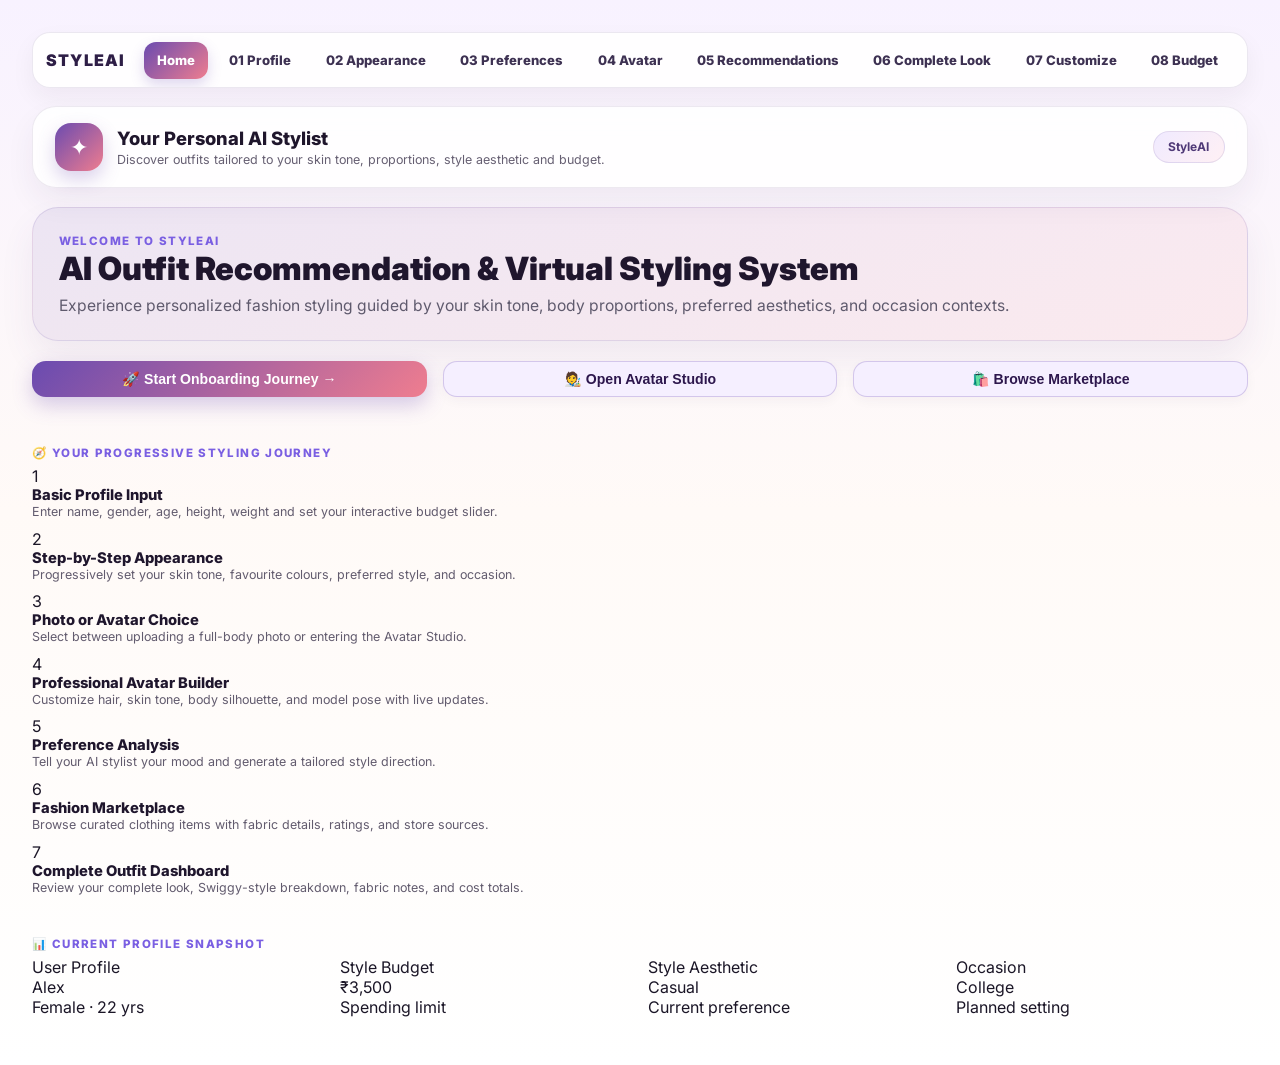
<file: frontend/index.html>
<!DOCTYPE html>
<html lang="en">
<head>
    <meta charset="UTF-8">
    <meta name="viewport" content="width=device-width, initial-scale=1.0">
    <title>STYLEAI</title>
    <link rel="stylesheet" href="css/style.css">
    <!-- Streamlit classes polyfill -->
    <style>
        .stApp { min-height: 100vh; }
        .main { padding: 1.5rem; max-width: 1400px; margin: 0 auto; }
        .stColumns { display: flex; gap: 1rem; margin-bottom: 1rem; }
        .stColumn { flex: 1; }
        /* Map streamlit button to basic styling from style.css */
        .stButton button { width: 100%; cursor: pointer; }
    </style>
</head>
<body class="stApp">
    <div class="main block-container">
        <!-- Render page header via JS -->
        <div id="nav-container" 
             data-title="Your Personal AI Stylist" 
             data-subtitle="Discover outfits tailored to your skin tone, proportions, style aesthetic and budget." 
             data-badge="StyleAI" 
             data-active="Home">
        </div>

        <div class="hero-panel">
            <div class="page-kicker">WELCOME TO STYLEAI</div>
            <div style="font-size: clamp(1.8rem, 2.5vw, 2.8rem); font-weight: 900; line-height: 1.1; color: #1f162d; margin-top: 0.2rem;">
                AI Outfit Recommendation & Virtual Styling System
            </div>
            <div style="margin-top: 0.6rem; color: #5f5a6d; font-size: 0.98rem;">
                Experience personalized fashion styling guided by your skin tone, body proportions, preferred aesthetics, and occasion contexts.
            </div>
        </div>

        <br>

        <div class="stColumns">
            <div class="stColumn stButton">
                <button kind="primary" onclick="window.location.href='pages/profile.html'">🚀 Start Onboarding Journey →</button>
            </div>
            <div class="stColumn stButton">
                <button kind="secondary" onclick="window.location.href='pages/avatar.html'">🧑‍🎨 Open Avatar Studio</button>
            </div>
            <div class="stColumn stButton">
                <button kind="secondary" onclick="window.location.href='pages/recommendations.html'">🛍️ Browse Marketplace</button>
            </div>
        </div>

        <br>

        <div class="page-kicker" style="margin-top:0.8rem; margin-bottom:0.4rem;">🧭 Your Progressive Styling Journey</div>

        <div class="journey-item" style="margin-bottom:0.6rem;">
            <div class="journey-num">1</div>
            <div>
                <div style="font-weight:800; color:#1f162d; font-size:0.92rem;">Basic Profile Input</div>
                <div style="font-size:0.78rem; color:#625b6e;">Enter name, gender, age, height, weight and set your interactive budget slider.</div>
            </div>
        </div>
        <div class="journey-item" style="margin-bottom:0.6rem;">
            <div class="journey-num">2</div>
            <div>
                <div style="font-weight:800; color:#1f162d; font-size:0.92rem;">Step-by-Step Appearance</div>
                <div style="font-size:0.78rem; color:#625b6e;">Progressively set your skin tone, favourite colours, preferred style, and occasion.</div>
            </div>
        </div>
        <div class="journey-item" style="margin-bottom:0.6rem;">
            <div class="journey-num">3</div>
            <div>
                <div style="font-weight:800; color:#1f162d; font-size:0.92rem;">Photo or Avatar Choice</div>
                <div style="font-size:0.78rem; color:#625b6e;">Select between uploading a full-body photo or entering the Avatar Studio.</div>
            </div>
        </div>
        <div class="journey-item" style="margin-bottom:0.6rem;">
            <div class="journey-num">4</div>
            <div>
                <div style="font-weight:800; color:#1f162d; font-size:0.92rem;">Professional Avatar Builder</div>
                <div style="font-size:0.78rem; color:#625b6e;">Customize hair, skin tone, body silhouette, and model pose with live updates.</div>
            </div>
        </div>
        <div class="journey-item" style="margin-bottom:0.6rem;">
            <div class="journey-num">5</div>
            <div>
                <div style="font-weight:800; color:#1f162d; font-size:0.92rem;">Preference Analysis</div>
                <div style="font-size:0.78rem; color:#625b6e;">Tell your AI stylist your mood and generate a tailored style direction.</div>
            </div>
        </div>
        <div class="journey-item" style="margin-bottom:0.6rem;">
            <div class="journey-num">6</div>
            <div>
                <div style="font-weight:800; color:#1f162d; font-size:0.92rem;">Fashion Marketplace</div>
                <div style="font-size:0.78rem; color:#625b6e;">Browse curated clothing items with fabric details, ratings, and store sources.</div>
            </div>
        </div>
        <div class="journey-item" style="margin-bottom:0.6rem;">
            <div class="journey-num">7</div>
            <div>
                <div style="font-weight:800; color:#1f162d; font-size:0.92rem;">Complete Outfit Dashboard</div>
                <div style="font-size:0.78rem; color:#625b6e;">Review your complete look, Swiggy-style breakdown, fabric notes, and cost totals.</div>
            </div>
        </div>

        <br>
        <div class="page-kicker" style="margin-top:0.8rem; margin-bottom:0.4rem;">📊 Current Profile Snapshot</div>
        
        <div class="stColumns" id="stats-container">
            <div class="stColumn">
                <div class="stat-card">
                    <div class="stat-label">User Profile</div>
                    <div class="stat-value" id="stat-profile-value">...</div>
                    <div class="stat-detail" id="stat-profile-detail">...</div>
                </div>
            </div>
            <div class="stColumn">
                <div class="stat-card">
                    <div class="stat-label">Style Budget</div>
                    <div class="stat-value" id="stat-budget-value">...</div>
                    <div class="stat-detail">Spending limit</div>
                </div>
            </div>
            <div class="stColumn">
                <div class="stat-card">
                    <div class="stat-label">Style Aesthetic</div>
                    <div class="stat-value" id="stat-style-value">...</div>
                    <div class="stat-detail">Current preference</div>
                </div>
            </div>
            <div class="stColumn">
                <div class="stat-card">
                    <div class="stat-label">Occasion</div>
                    <div class="stat-value" id="stat-occasion-value">...</div>
                    <div class="stat-detail">Planned setting</div>
                </div>
            </div>
        </div>
    </div>
    
    <script src="js/app.js"></script>
</body>
</html>
</file>
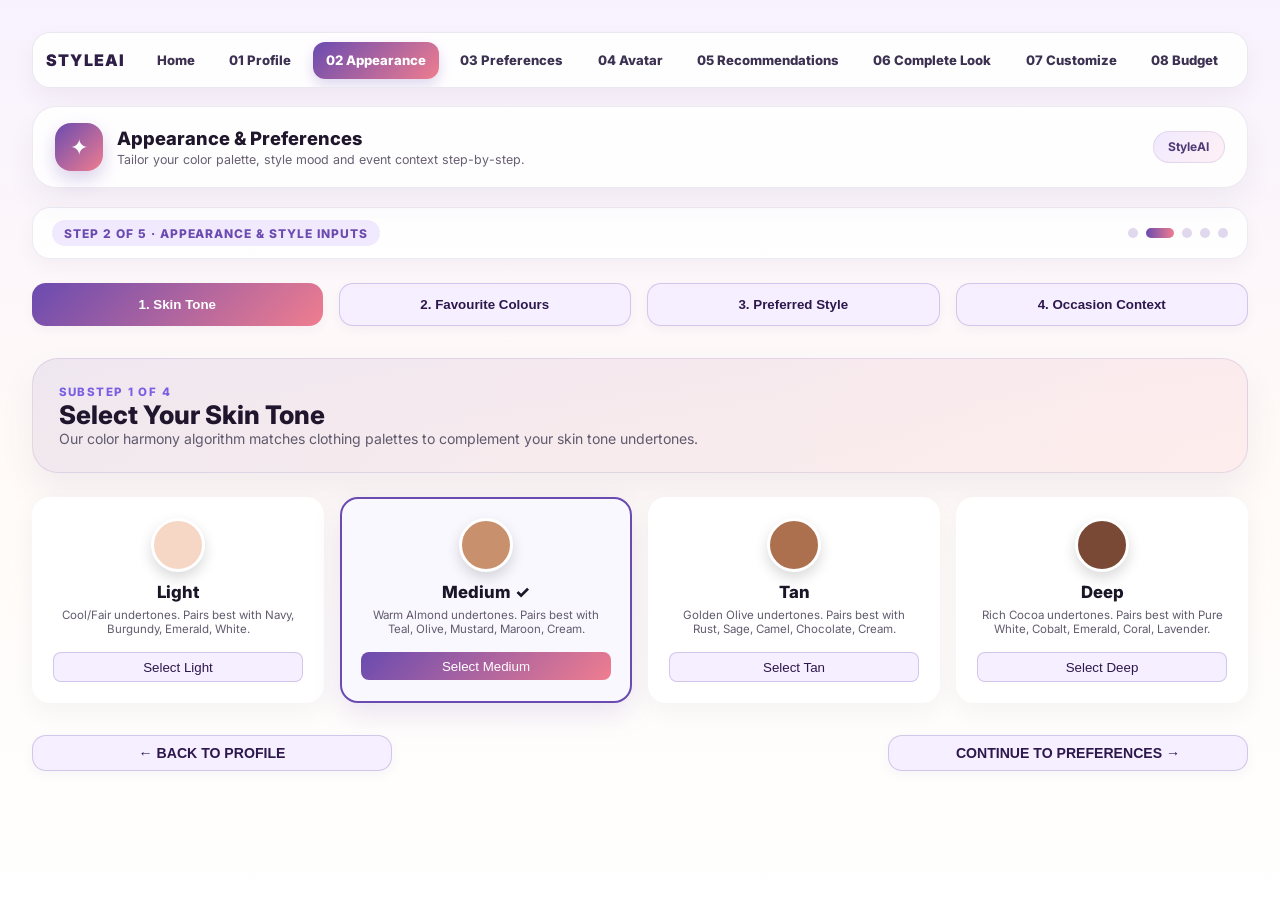
<file: frontend/pages/appearance.html>
<!DOCTYPE html>
<html lang="en">
<head>
    <meta charset="UTF-8">
    <meta name="viewport" content="width=device-width, initial-scale=1.0">
    <title>STYLEAI - Appearance & Colour</title>
    <link rel="stylesheet" href="../css/style.css">
    <style>
        .stApp { min-height: 100vh; }
        .main { padding: 1.5rem; max-width: 1400px; margin: 0 auto; }
        
        .tab-row { display: flex; gap: 1rem; margin-bottom: 2rem; }
        .tab-btn {
            flex: 1; padding: 0.8rem; border-radius: 14px; border: none; font-weight: 800; cursor: pointer; text-align: center;
            background: #f5efff; color: #2d174d; transition: all 0.2s ease;
            box-shadow: 0 4px 12px rgba(45, 30, 65, 0.04); border: 1.5px solid rgba(107, 75, 176, 0.25);
        }
        .tab-btn.active {
            background: linear-gradient(135deg, #6a4bb0, #ef7d8f); color: white; border: none;
        }

        .grid-4 { display: grid; grid-template-columns: repeat(4, 1fr); gap: 1rem; margin-bottom: 2rem; }
        .select-card {
            background: white; border: 2px solid transparent; border-radius: 18px; padding: 1.2rem;
            text-align: center; box-shadow: 0 8px 24px rgba(45, 30, 65, 0.05); transition: all 0.2s ease;
            cursor: pointer;
        }
        .select-card:hover { transform: translateY(-3px); box-shadow: 0 12px 32px rgba(106, 75, 176, 0.12); }
        .select-card.active { border-color: #6a4bb0; background: #faf8ff; box-shadow: 0 10px 28px rgba(106, 75, 176, 0.15); }
        .select-card .card-title { font-weight: 800; color: #1b1627; font-size: 1.05rem; }
        .select-card .card-icon { font-size: 2.2rem; margin-bottom: 0.8rem; }
        
        .substep-panel { display: none; }
        .substep-panel.active { display: block; }
        
        .btn-controls { display: flex; justify-content: space-between; gap: 2rem; margin-top: 2rem; }
        .stButton button { padding: 0.8rem 1.2rem; width: 100%; border-radius: 14px; font-weight: 800; cursor: pointer; }
        .btn-primary { background: linear-gradient(135deg, #6a4bb0, #ef7d8f); color: white; border: none; }
        .btn-secondary { background: #f5efff; color: #2d174d; border: 1.5px solid rgba(107, 75, 176, 0.25); }
        
    </style>
</head>
<body class="stApp">
    <div class="main block-container">
        <div id="nav-container" 
             data-title="Appearance & Preferences" 
             data-subtitle="Tailor your color palette, style mood and event context step-by-step." 
             data-badge="StyleAI" 
             data-active="02 Appearance">
        </div>

        <div class="step-indicator-bar">
            <div class="step-badge">STEP 2 OF 5 · Appearance & Style Inputs</div>
            <div class="step-dots">
                <div class='dot'></div>
                <div class='dot active'></div>
                <div class='dot'></div>
                <div class='dot'></div>
                <div class='dot'></div>
            </div>
        </div>

        <div class="tab-row">
            <button class="tab-btn active" onclick="showSubstep(1)" id="tab-1">1. Skin Tone</button>
            <button class="tab-btn" onclick="showSubstep(2)" id="tab-2">2. Favourite Colours</button>
            <button class="tab-btn" onclick="showSubstep(3)" id="tab-3">3. Preferred Style</button>
            <button class="tab-btn" onclick="showSubstep(4)" id="tab-4">4. Occasion Context</button>
        </div>

        <!-- SUBSTEP 1 -->
        <div id="substep-1" class="substep-panel active">
            <div class="hero-panel" style="margin-bottom:1.5rem;">
                <div class="page-kicker">SUBSTEP 1 OF 4</div>
                <div style="font-size: 1.6rem; font-weight: 800; color: #1f162d;">Select Your Skin Tone</div>
                <div style="color: #5f5a6d; font-size: 0.88rem;">Our color harmony algorithm matches clothing palettes to complement your skin tone undertones.</div>
            </div>
            
            <!-- We will render these via JS to avoid duplication -->
            <div class="grid-4" id="skin-tone-grid"></div>
        </div>

        <!-- SUBSTEP 2 -->
        <div id="substep-2" class="substep-panel">
            <div class="hero-panel" style="margin-bottom:1.5rem;">
                <div class="page-kicker">SUBSTEP 2 OF 4</div>
                <div style="font-size: 1.6rem; font-weight: 800; color: #1f162d;">Select Your Favourite Colours</div>
                <div style="color: #5f5a6d; font-size: 0.88rem;">Choose colors you feel most confident wearing. We will prioritize these in recommendations.</div>
            </div>
            
            <div class="grid-4" id="colors-grid"></div>
            
            <div class='mini-card' id="active-palette-card">
                <strong>Active Palette Preferences:</strong> <span id="active-palette-list"></span>
            </div>
        </div>

        <!-- SUBSTEP 3 -->
        <div id="substep-3" class="substep-panel">
            <div class="hero-panel" style="margin-bottom:1.5rem;">
                <div class="page-kicker">SUBSTEP 3 OF 4</div>
                <div style="font-size: 1.6rem; font-weight: 800; color: #1f162d;">Select Preferred Style Aesthetic</div>
                <div style="color: #5f5a6d; font-size: 0.88rem;">What styling direction resonates most with your personal aesthetic?</div>
            </div>
            
            <div class="grid-4" id="style-grid"></div>
        </div>

        <!-- SUBSTEP 4 -->
        <div id="substep-4" class="substep-panel">
            <div class="hero-panel" style="margin-bottom:1.5rem;">
                <div class="page-kicker">SUBSTEP 4 OF 4</div>
                <div style="font-size: 1.6rem; font-weight: 800; color: #1f162d;">Select Occasion Context</div>
                <div style="color: #5f5a6d; font-size: 0.88rem;">Where are you planning to wear this outfit? Our stylist optimizes for setting propriety.</div>
            </div>
            
            <div class="grid-4" id="occasion-grid"></div>
        </div>

        <div class="btn-controls">
            <div class="stButton" style="flex:1;">
                <button class="btn-secondary" onclick="window.location.href='profile.html'">← BACK TO PROFILE</button>
            </div>
            <div style="flex:1.2;"></div>
            <div class="stButton" style="flex:1;">
                <button class="btn-primary" onclick="window.location.href='preferences.html'">CONTINUE TO PREFERENCES →</button>
            </div>
        </div>
    </div>
    
    <script src="../js/app.js"></script>
    <script src="../js/appearance.js"></script>
</body>
</html>
</file>
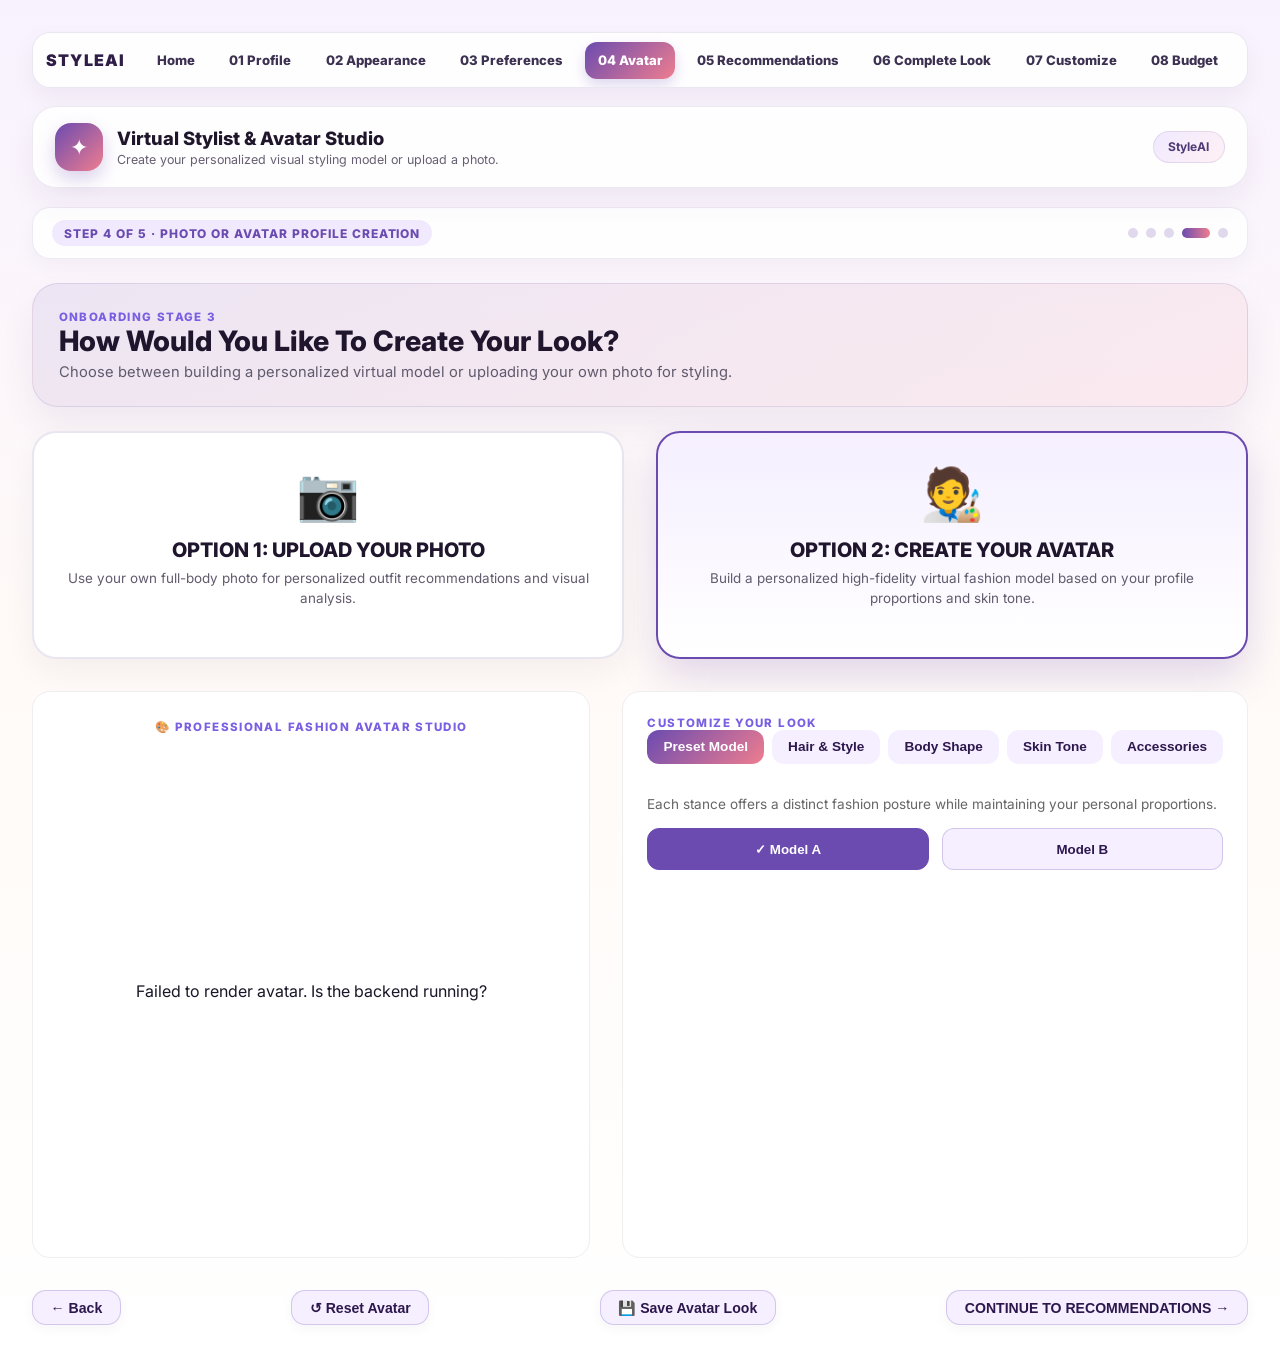
<file: frontend/pages/avatar.html>
<!DOCTYPE html>
<html lang="en">
<head>
    <meta charset="UTF-8">
    <meta name="viewport" content="width=device-width, initial-scale=1.0">
    <title>STYLEAI - Avatar Studio</title>
    <link rel="stylesheet" href="../css/style.css">
    <style>
        .stApp { min-height: 100vh; }
        .main { padding: 1.5rem; max-width: 1400px; margin: 0 auto; }
        
        .choice-card {
            box-sizing: border-box;
            background: #ffffff; border: 2px solid rgba(103, 80, 154, 0.14); border-radius: 24px;
            padding: 1.8rem; text-align: center; box-shadow: 0 14px 30px rgba(45, 30, 65, 0.05);
            transition: all 0.25s ease; cursor: pointer; display: flex; flex-direction: column;
            justify-content: space-between; height: 100%;
        }
        .choice-card:hover { transform: translateY(-4px); box-shadow: 0 18px 36px rgba(107, 75, 176, 0.12); }
        .choice-card.active { border-color: #6b4bb0; background: linear-gradient(180deg, #f5efff 0%, #ffffff 100%); box-shadow: 0 18px 40px rgba(107, 75, 176, 0.2); }
        .choice-icon { font-size: 3.2rem; margin-bottom: 0.8rem; }
        .choice-title { font-size: 1.25rem; font-weight: 800; color: #1f162d; margin-bottom: 0.4rem; text-transform: uppercase; }
        .choice-desc { font-size: 0.84rem; color: #625b6e; line-height: 1.5; margin-bottom: 1.2rem; }
        
        .stColumns { display: flex; gap: 2rem; margin-bottom: 2rem; }
        .stColumn { flex: 1; }
        
        .avatar-studio { display: none; }
        .avatar-studio.active { display: flex; }
        .photo-upload { display: none; }
        .photo-upload.active { display: block; }
        
        .preview-pane { flex: 1.2; text-align: center; background: white; border-radius: 18px; padding: 1rem; border: 1px solid #eee; }
        .controls-pane { flex: 1; background: white; padding: 1.5rem; border-radius: 18px; border: 1px solid #eee;}
        
        .tab-row { display: flex; gap: 0.5rem; margin-bottom: 1.5rem; overflow-x: auto; padding-bottom: 0.5rem; }
        .tab-btn {
            padding: 0.6rem 1rem; border-radius: 12px; border: none; font-weight: 700; cursor: pointer; white-space: nowrap;
            background: #f5efff; color: #2d174d; transition: all 0.2s ease; font-size: 0.85rem;
        }
        .tab-btn.active { background: linear-gradient(135deg, #6a4bb0, #ef7d8f); color: white; }
        
        .substep-panel { display: none; }
        .substep-panel.active { display: block; }
        
        .grid-2 { display: grid; grid-template-columns: repeat(2, 1fr); gap: 0.8rem; margin-bottom: 1rem; }
        .grid-3 { display: grid; grid-template-columns: repeat(3, 1fr); gap: 0.8rem; margin-bottom: 1rem; }
        
        .select-btn {
            background: #f5efff; border: 1.5px solid rgba(107, 75, 176, 0.25); color: #2d174d;
            padding: 0.8rem; border-radius: 12px; font-weight: 700; cursor: pointer; width: 100%; transition: 0.2s;
        }
        .select-btn.active { background: #6b4bb0; color: white; border-color: #6b4bb0; }
        
        .btn-controls { display: flex; justify-content: space-between; gap: 1rem; margin-top: 2rem; }
        .stButton button { padding: 0.8rem 1.2rem; width: 100%; border-radius: 14px; font-weight: 800; cursor: pointer; }
        .btn-primary { background: linear-gradient(135deg, #6a4bb0, #ef7d8f); color: white; border: none; }
        .btn-secondary { background: #f5efff; color: #2d174d; border: 1.5px solid rgba(107, 75, 176, 0.25); }
    </style>
</head>
<body class="stApp">
    <div class="main block-container">
        <div id="nav-container" 
             data-title="Virtual Stylist & Avatar Studio" 
             data-subtitle="Create your personalized visual styling model or upload a photo." 
             data-badge="StyleAI" 
             data-active="04 Avatar">
        </div>

        <div class="step-indicator-bar">
            <div class="step-badge">STEP 4 OF 5 · Photo or Avatar Profile Creation</div>
            <div class="step-dots">
                <div class='dot'></div>
                <div class='dot'></div>
                <div class='dot'></div>
                <div class='dot active'></div>
                <div class='dot'></div>
            </div>
        </div>

        <div class="hero-panel" style="margin-bottom:1.5rem;">
            <div class="page-kicker">ONBOARDING STAGE 3</div>
            <div style="font-size: clamp(1.5rem, 2.2vw, 2.3rem); font-weight: 800; color: #1f162d;">
                How Would You Like To Create Your Look?
            </div>
            <div style="color: #5f5a6d; font-size: 0.92rem; margin-top: 0.3rem;">
                Choose between building a personalized virtual model or uploading your own photo for styling.
            </div>
        </div>

        <div class="stColumns">
            <div class="stColumn" onclick="setMode('photo')">
                <div class="choice-card" id="mode-photo">
                    <div>
                        <div class="choice-icon">📷</div>
                        <div class="choice-title">OPTION 1: UPLOAD YOUR PHOTO</div>
                        <div class="choice-desc">Use your own full-body photo for personalized outfit recommendations and visual analysis.</div>
                    </div>
                </div>
            </div>
            <div class="stColumn" onclick="setMode('avatar')">
                <div class="choice-card active" id="mode-avatar">
                    <div>
                        <div class="choice-icon">🧑‍🎨</div>
                        <div class="choice-title">OPTION 2: CREATE YOUR AVATAR</div>
                        <div class="choice-desc">Build a personalized high-fidelity virtual fashion model based on your profile proportions and skin tone.</div>
                    </div>
                </div>
            </div>
        </div>

        <!-- PHOTO UPLOAD -->
        <div id="photo-section" class="photo-upload panel">
            <div class="page-kicker" style="margin-top:0.8rem; margin-bottom:0.4rem;">📷 Full-Body Photo Upload</div>
            <input type="file" id="photo-input" accept="image/png, image/jpeg" style="margin-bottom:1rem;">
            <div id="photo-preview-container"></div>
            <div id="photo-status" style="color: green; font-weight: 600; margin-top: 0.5rem;"></div>
        </div>

        <!-- AVATAR STUDIO -->
        <div id="avatar-section" class="avatar-studio stColumns">
            <div class="preview-pane">
                <div class="page-kicker" style="margin-top:0.8rem; margin-bottom:0.4rem;">🎨 Professional Fashion Avatar Studio</div>
                <div id="avatar-preview" style="height: 500px; display: flex; align-items: center; justify-content: center; overflow: hidden;">
                    <!-- SVG will be injected here -->
                    Loading avatar...
                </div>
            </div>
            <div class="controls-pane">
                <div class="page-kicker">CUSTOMIZE YOUR LOOK</div>
                
                <div class="tab-row">
                    <button class="tab-btn active" onclick="showTab(1)" id="tab-1">Preset Model</button>
                    <button class="tab-btn" onclick="showTab(2)" id="tab-2">Hair & Style</button>
                    <button class="tab-btn" onclick="showTab(3)" id="tab-3">Body Shape</button>
                    <button class="tab-btn" onclick="showTab(4)" id="tab-4">Skin Tone</button>
                    <button class="tab-btn" onclick="showTab(5)" id="tab-5">Accessories</button>
                </div>

                <!-- PRESET MODEL -->
                <div id="panel-1" class="substep-panel active">
                    <p style="font-size:0.85rem; color:#666; margin-bottom:1rem;">Each stance offers a distinct fashion posture while maintaining your personal proportions.</p>
                    <div class="grid-2" id="grid-preset"></div>
                </div>

                <!-- HAIR -->
                <div id="panel-2" class="substep-panel">
                    <strong>Hairstyle & Cut</strong>
                    <div class="grid-3" id="grid-hairstyle"></div>
                    <br>
                    <strong>Hair Colour</strong>
                    <div class="grid-3" id="grid-haircolor"></div>
                </div>

                <!-- BODY SHAPE -->
                <div id="panel-3" class="substep-panel">
                    <strong>Body Contour & Silhouette</strong>
                    <div class="grid-2" id="grid-shape"></div>
                </div>

                <!-- SKIN TONE -->
                <div id="panel-4" class="substep-panel">
                    <strong>Skin Tone Shading</strong>
                    <div class="grid-3" id="grid-skin"></div>
                </div>

                <!-- ACCESSORIES -->
                <div id="panel-5" class="substep-panel">
                    <strong>Accessories & Details</strong>
                    <div class="grid-2" id="grid-acc"></div>
                </div>

            </div>
        </div>

        <div class="btn-controls">
            <div class="stButton">
                <button class="btn-secondary" onclick="window.location.href='preferences.html'">← Back</button>
            </div>
            <div class="stButton" id="btn-reset" style="display:none;">
                <button class="btn-secondary" onclick="resetAvatar()">↺ Reset Avatar</button>
            </div>
            <div class="stButton" id="btn-save" style="display:none;">
                <button class="btn-secondary" onclick="saveAvatar()">💾 Save Avatar Look</button>
            </div>
            <div class="stButton">
                <button class="btn-primary" onclick="window.location.href='recommendations.html'">CONTINUE TO RECOMMENDATIONS →</button>
            </div>
        </div>
    </div>
    
    <script src="../js/app.js"></script>
    <script src="../js/avatar.js"></script>
</body>
</html>
</file>
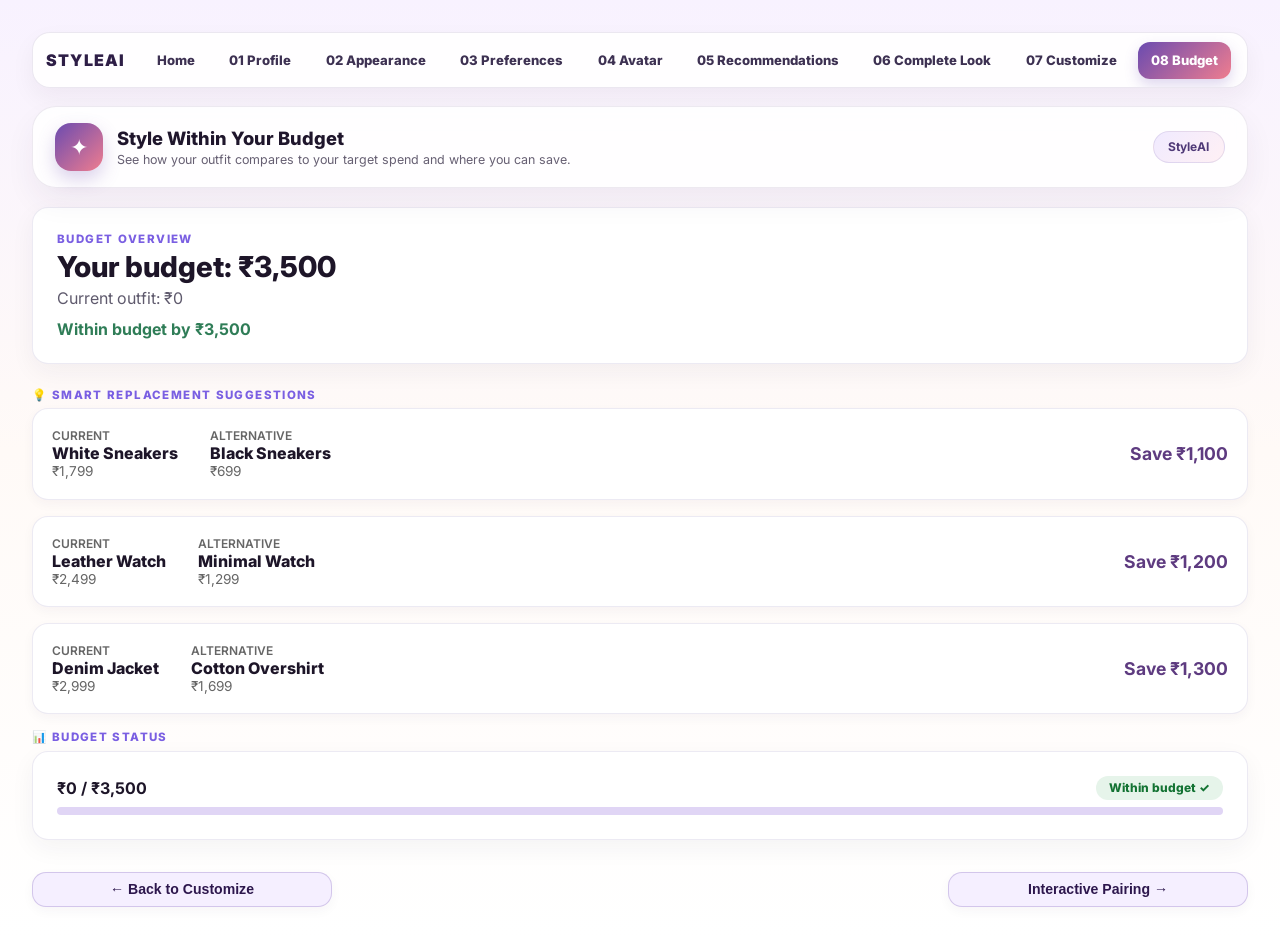
<file: frontend/pages/budget.html>
<!DOCTYPE html>
<html lang="en">
<head>
    <meta charset="UTF-8">
    <meta name="viewport" content="width=device-width, initial-scale=1.0">
    <title>STYLEAI - Budget Stylist</title>
    <link rel="stylesheet" href="../css/style.css">
    <style>
        .stApp { min-height: 100vh; }
        .main { padding: 1.5rem; max-width: 1400px; margin: 0 auto; }
        
        .budget-box {
            background: #ffffff; border: 1px solid rgba(103, 80, 154, 0.12); border-radius: 16px;
            padding: 1.5rem; margin-bottom: 1.5rem; box-shadow: 0 8px 24px rgba(45, 30, 65, 0.05);
        }
        
        .alt-card {
            background: #ffffff; border: 1px solid rgba(103, 80, 154, 0.12); border-radius: 16px;
            padding: 1.2rem; margin-bottom: 1rem; box-shadow: 0 4px 12px rgba(45, 30, 65, 0.04);
            display: flex; justify-content: space-between; align-items: center; flex-wrap: wrap;
        }
        
        .progress-bar { width: 100%; height: 8px; background: #e0d5f5; border-radius: 999px; overflow: hidden; margin-top: 0.3rem; }
        .progress-fill { display: block; height: 100%; background: linear-gradient(90deg, #6b4bb0, #ef7d8f); border-radius: 999px; }

        .btn-controls { display: flex; justify-content: space-between; gap: 1rem; margin-top: 2rem; }
        .stButton button { padding: 0.8rem 1.2rem; width: 100%; border-radius: 14px; font-weight: 800; cursor: pointer; font-size: 0.9rem;}
        .btn-primary { background: linear-gradient(135deg, #6a4bb0, #ef7d8f); color: white; border: none; }
        .btn-secondary { background: #f5efff; color: #2d174d; border: 1.5px solid rgba(107, 75, 176, 0.25); }
    </style>
</head>
<body class="stApp">
    <div class="main block-container">
        <div id="nav-container" 
             data-title="Style Within Your Budget" 
             data-subtitle="See how your outfit compares to your target spend and where you can save." 
             data-badge="StyleAI" 
             data-active="08 Budget">
        </div>

        <div id="budget-overview">
            <!-- Injected via JS -->
        </div>

        <div class="page-kicker" style="margin-top:0.8rem; margin-bottom:0.4rem;">💡 Smart replacement suggestions</div>
        
        <div id="alt-suggestions">
            <!-- Injected via JS -->
        </div>

        <div class="page-kicker" style="margin-top:0.8rem; margin-bottom:0.4rem;">📊 Budget status</div>
        
        <div class="budget-box" id="budget-status-box">
            <!-- Injected via JS -->
        </div>

        <div class="btn-controls">
            <div class="stButton" style="width: 300px;">
                <button class="btn-secondary" onclick="window.location.href='customize.html'">← Back to Customize</button>
            </div>
            <div class="stButton" style="width: 300px;">
                <button class="btn-primary" onclick="window.location.href='pairing.html'">Interactive Pairing →</button>
            </div>
        </div>
    </div>
    
    <script src="../js/app.js"></script>
    <script src="../js/budget.js"></script>
</body>
</html>
</file>
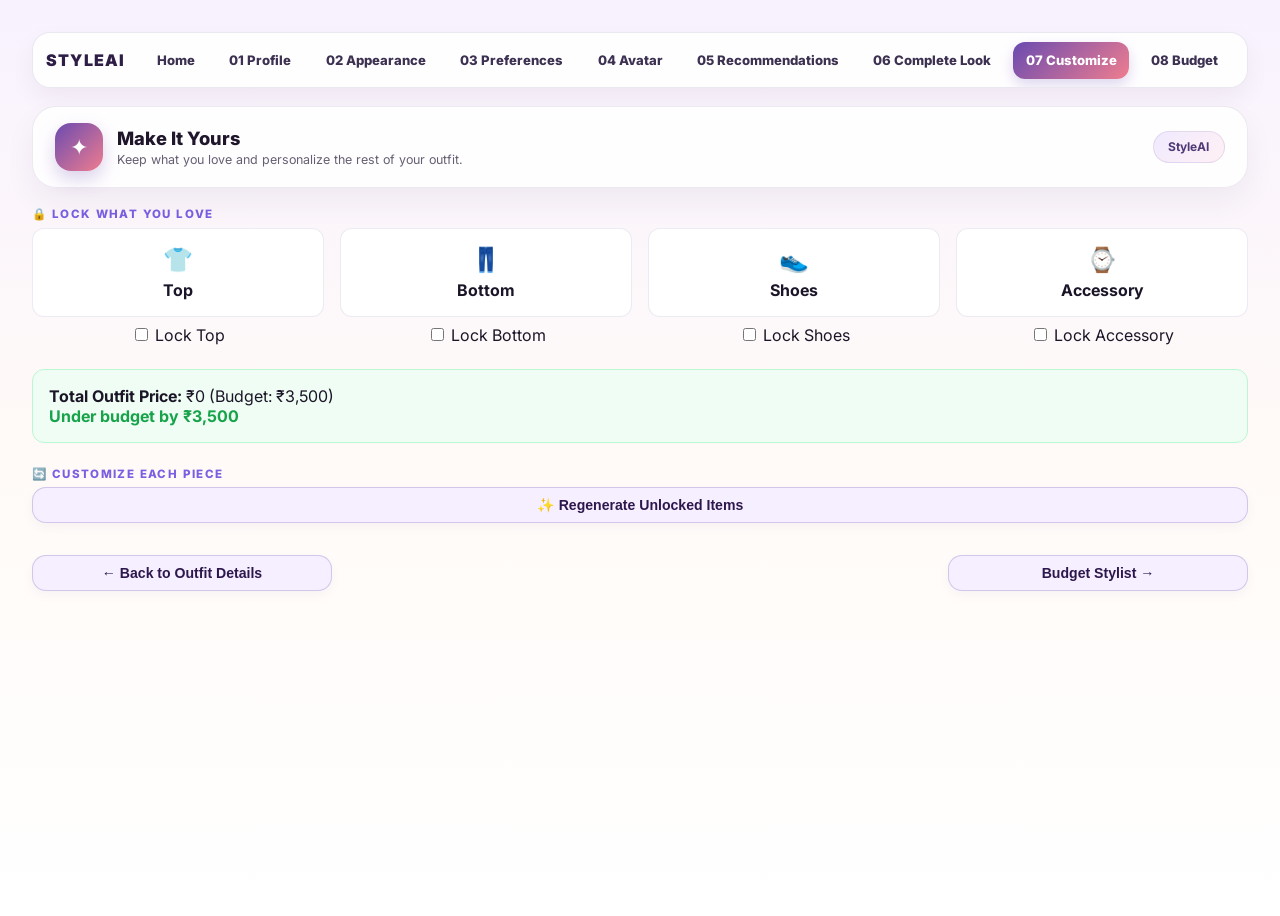
<file: frontend/pages/customize.html>
<!DOCTYPE html>
<html lang="en">
<head>
    <meta charset="UTF-8">
    <meta name="viewport" content="width=device-width, initial-scale=1.0">
    <title>STYLEAI - Customize Outfit</title>
    <link rel="stylesheet" href="../css/style.css">
    <style>
        .stApp { min-height: 100vh; }
        .main { padding: 1.5rem; max-width: 1400px; margin: 0 auto; }
        
        .stColumns { display: flex; gap: 1rem; margin-bottom: 1.5rem; }
        .stColumn { flex: 1; }
        
        .mini-card {
            background: #ffffff; border: 1px solid rgba(103, 80, 154, 0.12); border-radius: 12px;
            padding: 1rem; text-align: center; margin-bottom: 0.5rem;
        }
        
        .budget-box {
            padding: 1rem; border-radius: 12px; margin-bottom: 1.5rem;
        }
        .budget-ok { background: #f0fdf4; border: 1px solid #bbf7d0; }
        .budget-over { background: #fef2f2; border: 1px solid #fecaca; }
        
        .item-container {
            border: 1px solid #ddd; border-radius: 12px; padding: 1rem; margin-bottom: 1rem; background: white;
        }
        
        .btn-controls { display: flex; justify-content: space-between; gap: 1rem; margin-top: 2rem; }
        .stButton button { padding: 0.8rem 1.2rem; width: 100%; border-radius: 14px; font-weight: 800; cursor: pointer; font-size:0.9rem; }
        .btn-primary { background: linear-gradient(135deg, #6a4bb0, #ef7d8f); color: white; border: none; }
        .btn-secondary { background: #f5efff; color: #2d174d; border: 1.5px solid rgba(107, 75, 176, 0.25); }
        
        .cand-row {
            display: flex; justify-content: space-between; align-items: center;
            padding: 0.8rem; border-bottom: 1px solid #eee;
        }
    </style>
</head>
<body class="stApp">
    <div class="main block-container">
        <div id="nav-container" 
             data-title="Make It Yours" 
             data-subtitle="Keep what you love and personalize the rest of your outfit." 
             data-badge="StyleAI" 
             data-active="07 Customize">
        </div>

        <div class="page-kicker" style="margin-top:0.8rem; margin-bottom:0.4rem;">🔒 Lock what you love</div>
        
        <div class="stColumns" id="lock-grid">
            <!-- Injected via JS -->
        </div>

        <div id="budget-info">
            <!-- Injected via JS -->
        </div>

        <div class="page-kicker" style="margin-top:0.8rem; margin-bottom:0.4rem;">🔄 Customize each piece</div>
        
        <div class="stButton" style="margin-bottom:1.5rem;">
            <button class="btn-primary" onclick="regenerateUnlocked()">✨ Regenerate Unlocked Items</button>
        </div>
        
        <div id="items-container">
            <!-- Injected via JS -->
        </div>

        <div class="btn-controls">
            <div class="stButton" style="width:300px;">
                <button class="btn-secondary" onclick="window.location.href='outfit-details.html'">← Back to Outfit Details</button>
            </div>
            <div class="stButton" style="width:300px;">
                <button class="btn-primary" onclick="window.location.href='budget.html'">Budget Stylist →</button>
            </div>
        </div>
    </div>
    
    <script src="../js/app.js"></script>
    <script src="../js/customize.js"></script>
</body>
</html>
</file>
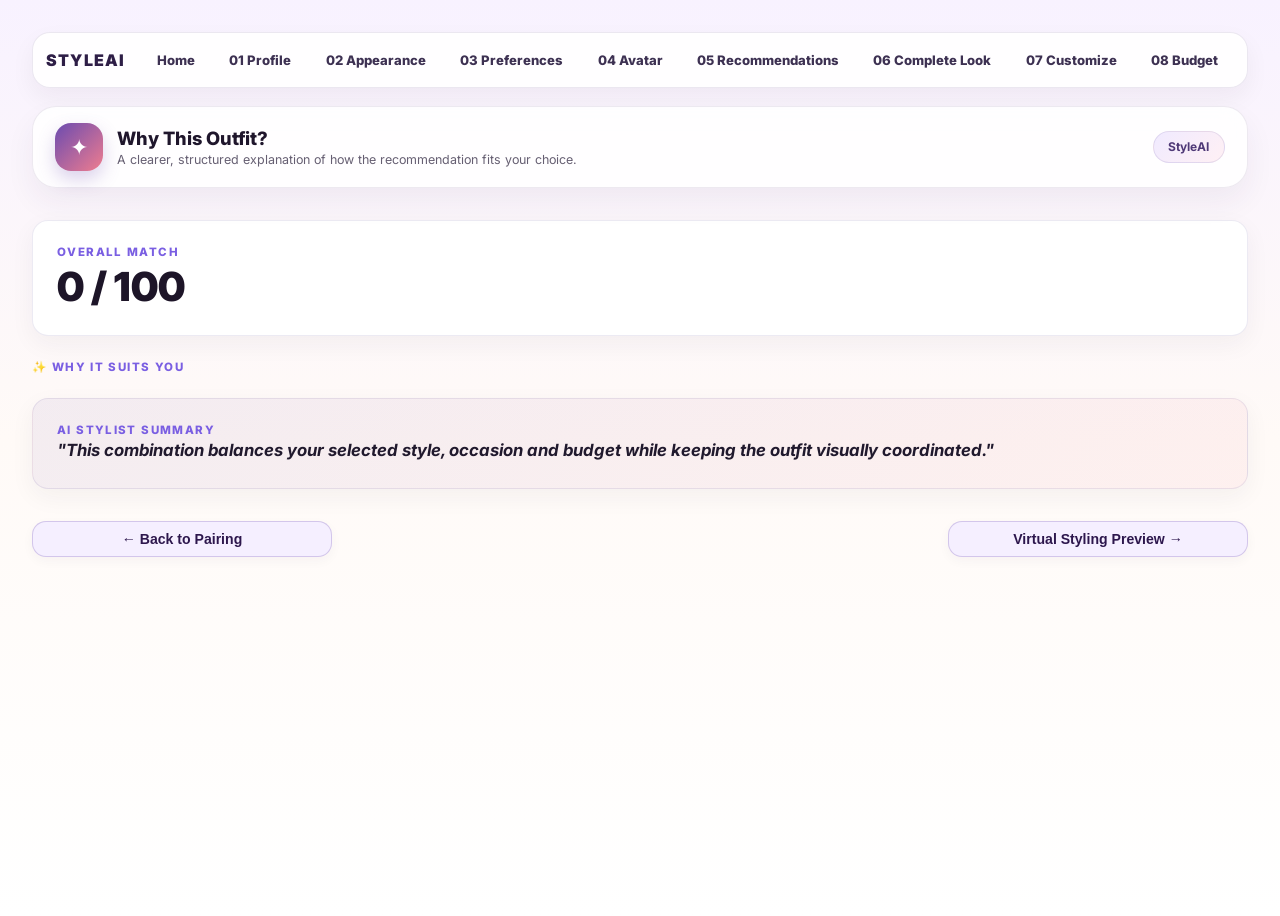
<file: frontend/pages/explanation.html>
<!DOCTYPE html>
<html lang="en">
<head>
    <meta charset="UTF-8">
    <meta name="viewport" content="width=device-width, initial-scale=1.0">
    <title>STYLEAI - Why This Outfit?</title>
    <link rel="stylesheet" href="../css/style.css">
    <style>
        .stApp { min-height: 100vh; }
        .main { padding: 1.5rem; max-width: 1400px; margin: 0 auto; }
        
        .score-box {
            background: #ffffff; border: 1px solid rgba(103, 80, 154, 0.12); border-radius: 16px;
            padding: 1.5rem; margin-bottom: 1.5rem; box-shadow: 0 8px 24px rgba(45, 30, 65, 0.05);
        }
        
        .progress-bar { width: 100%; height: 8px; background: #e0d5f5; border-radius: 999px; overflow: hidden; margin-top: 0.3rem; }
        .progress-fill { display: block; height: 100%; background: linear-gradient(90deg, #6b4bb0, #ef7d8f); border-radius: 999px; }

        .explain-card {
            background: #ffffff; border: 1px solid rgba(103, 80, 154, 0.12); border-radius: 12px;
            padding: 1.2rem; margin-bottom: 0.7rem;
        }
        .explain-card h4 { margin: 0 0 0.4rem 0; font-size: 1.05rem; font-weight: 800; color: #1b1528; }
        .explain-card p { margin: 0; font-size: 0.9rem; color: #625b6e; }

        .btn-controls { display: flex; justify-content: space-between; gap: 1rem; margin-top: 2rem; }
        .stButton button { padding: 0.8rem 1.2rem; width: 100%; border-radius: 14px; font-weight: 800; cursor: pointer; font-size:0.9rem;}
        .btn-primary { background: linear-gradient(135deg, #6a4bb0, #ef7d8f); color: white; border: none; }
        .btn-secondary { background: #f5efff; color: #2d174d; border: 1.5px solid rgba(107, 75, 176, 0.25); }
    </style>
</head>
<body class="stApp">
    <div class="main block-container">
        <div id="nav-container" 
             data-title="Why This Outfit?" 
             data-subtitle="A clearer, structured explanation of how the recommendation fits your choice." 
             data-badge="StyleAI" 
             data-active="10 Why">
        </div>

        <div class="score-box" style="margin-top:2rem;">
            <div class="page-kicker" style="margin-bottom:0.2rem;">Overall match</div>
            <div style="font-size:2.5rem; font-weight:900; color:#1d1528;" id="overall-score">...</div>
        </div>

        <div id="breakdown-list">
            <!-- Injected via JS -->
        </div>

        <div class="page-kicker" style="margin-top:1.5rem; margin-bottom:0.8rem;">✨ Why it suits you</div>
        
        <div id="explain-list">
            <!-- Injected via JS -->
        </div>

        <div class="score-box" style="background:linear-gradient(135deg, rgba(110,83,170,0.08), rgba(239,125,143,0.08)); margin-top:1.5rem;">
            <div class="page-kicker">AI stylist summary</div>
            <div style="font-size:1.05rem; font-weight:700; color:#20192d; line-height:1.6; font-style:italic;">
                "This combination balances your selected style, occasion and budget while keeping the outfit visually coordinated."
            </div>
        </div>

        <div class="btn-controls">
            <div class="stButton" style="width: 300px;">
                <button class="btn-secondary" onclick="window.location.href='pairing.html'">← Back to Pairing</button>
            </div>
            <div class="stButton" style="width: 300px;">
                <button class="btn-primary" onclick="window.location.href='preview.html'">Virtual Styling Preview →</button>
            </div>
        </div>
    </div>
    
    <script src="../js/app.js"></script>
    <script src="../js/explanation.js"></script>
</body>
</html>
</file>
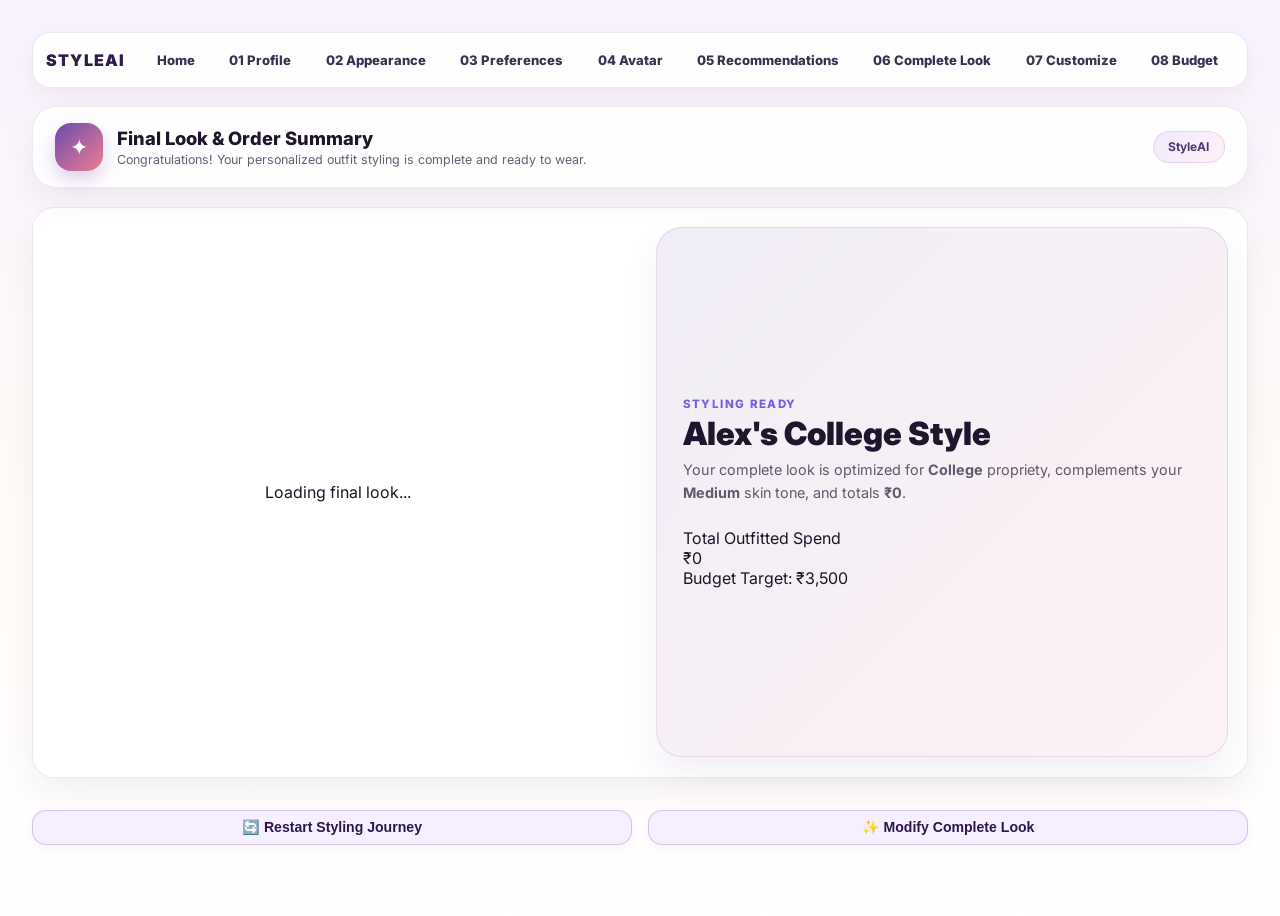
<file: frontend/pages/final.html>
<!DOCTYPE html>
<html lang="en">
<head>
    <meta charset="UTF-8">
    <meta name="viewport" content="width=device-width, initial-scale=1.0">
    <title>STYLEAI - Final Look</title>
    <link rel="stylesheet" href="../css/style.css">
    <style>
        .stApp { min-height: 100vh; }
        .main { padding: 1.5rem; max-width: 1400px; margin: 0 auto; }
        
        .stColumns { display: flex; gap: 2rem; margin-bottom: 2rem; }
        .stColumn { flex: 1; }
        
        .btn-controls { display: flex; justify-content: space-between; gap: 1rem; margin-top: 2rem; }
        .stButton button { padding: 0.8rem 1.2rem; width: 100%; border-radius: 14px; font-weight: 800; cursor: pointer; font-size:0.9rem;}
        .btn-primary { background: linear-gradient(135deg, #6a4bb0, #ef7d8f); color: white; border: none; }
        .btn-secondary { background: #f5efff; color: #2d174d; border: 1.5px solid rgba(107, 75, 176, 0.25); }
    </style>
</head>
<body class="stApp">
    <div class="main block-container">
        <div id="nav-container" 
             data-title="Final Look & Order Summary" 
             data-subtitle="Congratulations! Your personalized outfit styling is complete and ready to wear." 
             data-badge="StyleAI" 
             data-active="Final Look">
        </div>

        <div class="panel stColumns">
            <div class="stColumn">
                <div id="avatar-preview" style="height: 530px; display: flex; align-items: center; justify-content: center;">
                    Loading final look...
                </div>
            </div>
            
            <div class="stColumn">
                <div class="hero-panel" style="height:100%; display:flex; flex-direction:column; justify-content:center;">
                    <div class="page-kicker">STYLING READY</div>
                    <div style="font-size: 2rem; font-weight: 900; color: #1f162d; margin-top: 0.2rem;" id="final-title">
                        Style
                    </div>
                    <div style="color: #5f5a6d; font-size: 0.9rem; margin-top: 0.4rem; line-height: 1.55;" id="final-desc">
                        Your complete look is optimized...
                    </div>
                    <div style="margin-top: 1.5rem;">
                        <div class="stat-card">
                            <div class="stat-label">Total Outfitted Spend</div>
                            <div class="stat-value" id="final-cost">...</div>
                            <div class="stat-detail" id="final-budget">...</div>
                        </div>
                    </div>
                </div>
            </div>
        </div>

        <div class="btn-controls">
            <div class="stButton" style="flex:1;">
                <button class="btn-secondary" onclick="restart()">🔄 Restart Styling Journey</button>
            </div>
            <div class="stButton" style="flex:1;">
                <button class="btn-primary" onclick="window.location.href='outfit-details.html'">✨ Modify Complete Look</button>
            </div>
        </div>
    </div>
    
    <script src="../js/app.js"></script>
    <script src="../js/final.js"></script>
</body>
</html>
</file>
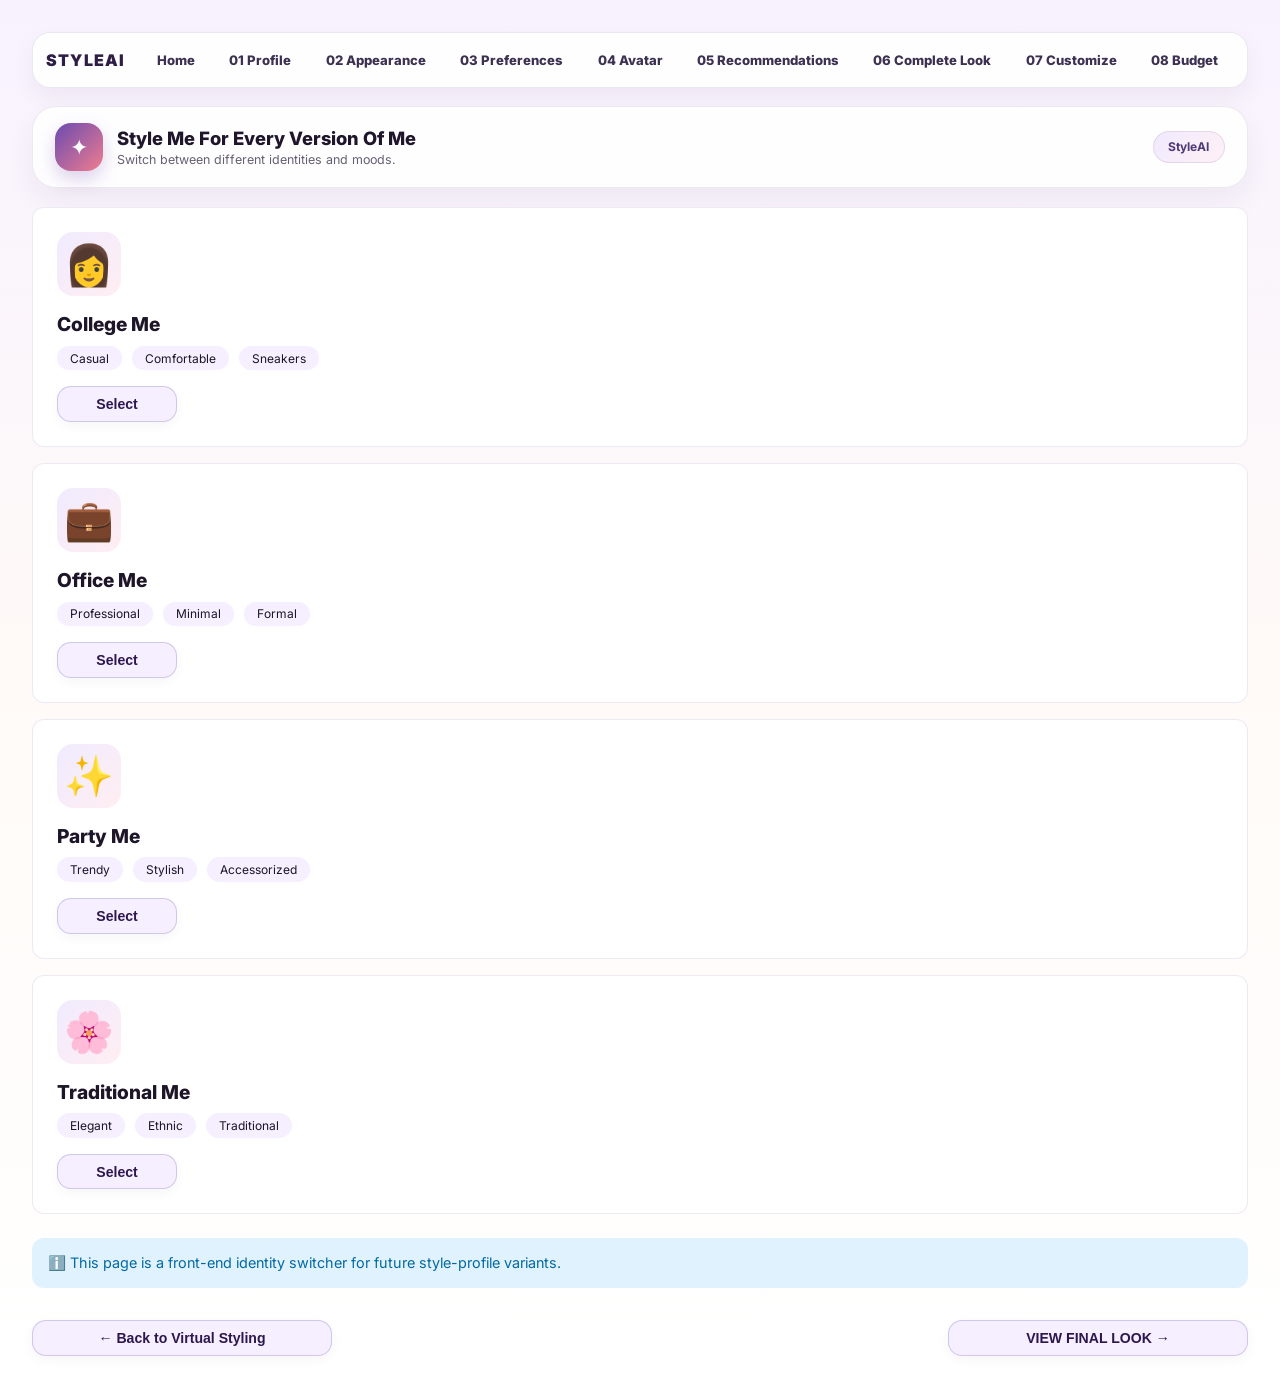
<file: frontend/pages/identity.html>
<!DOCTYPE html>
<html lang="en">
<head>
    <meta charset="UTF-8">
    <meta name="viewport" content="width=device-width, initial-scale=1.0">
    <title>STYLEAI - Multi Identity</title>
    <link rel="stylesheet" href="../css/style.css">
    <style>
        .stApp { min-height: 100vh; }
        .main { padding: 1.5rem; max-width: 1400px; margin: 0 auto; }
        
        .identity-box {
            background: #ffffff; border: 1px solid rgba(103, 80, 154, 0.12); border-radius: 12px;
            padding: 1.5rem; margin-bottom: 1rem; position: relative;
        }
        
        .identity-visual {
            font-size: 2.5rem; width: 64px; height: 64px; border-radius: 16px; 
            background: linear-gradient(135deg, #f0ebff, #ffeef2); display: flex; align-items: center; justify-content: center;
            margin-bottom: 1rem;
        }

        .chip { display: inline-block; padding: 0.3rem 0.8rem; border-radius: 999px; font-size: 0.75rem; background: #f5efff; margin-right: 0.4rem; }

        .btn-controls { display: flex; justify-content: space-between; gap: 1rem; margin-top: 2rem; }
        .stButton button { padding: 0.8rem 1.2rem; width: 100%; border-radius: 14px; font-weight: 800; cursor: pointer; font-size:0.9rem;}
        .btn-primary { background: linear-gradient(135deg, #6a4bb0, #ef7d8f); color: white; border: none; }
        .btn-secondary { background: #f5efff; color: #2d174d; border: 1.5px solid rgba(107, 75, 176, 0.25); }
    </style>
</head>
<body class="stApp">
    <div class="main block-container">
        <div id="nav-container" 
             data-title="Style Me For Every Version Of Me" 
             data-subtitle="Switch between different identities and moods." 
             data-badge="StyleAI" 
             data-active="11 Identity">
        </div>

        <div id="identities-list">
            <!-- Injected via JS -->
        </div>

        <div style="background:#e0f2fe; color:#0369a1; padding:1rem; border-radius:12px; margin-top:1.5rem; font-size:0.9rem;">
            ℹ️ This page is a front-end identity switcher for future style-profile variants.
        </div>

        <div class="btn-controls">
            <div class="stButton" style="width:300px;">
                <button class="btn-secondary" onclick="window.location.href='preview.html'">← Back to Virtual Styling</button>
            </div>
            <div class="stButton" style="width:300px;">
                <button class="btn-primary" onclick="window.location.href='final.html'">VIEW FINAL LOOK →</button>
            </div>
        </div>
    </div>
    <script src="../js/app.js"></script>
    <script src="../js/identity.js"></script>
</body>
</html>
</file>
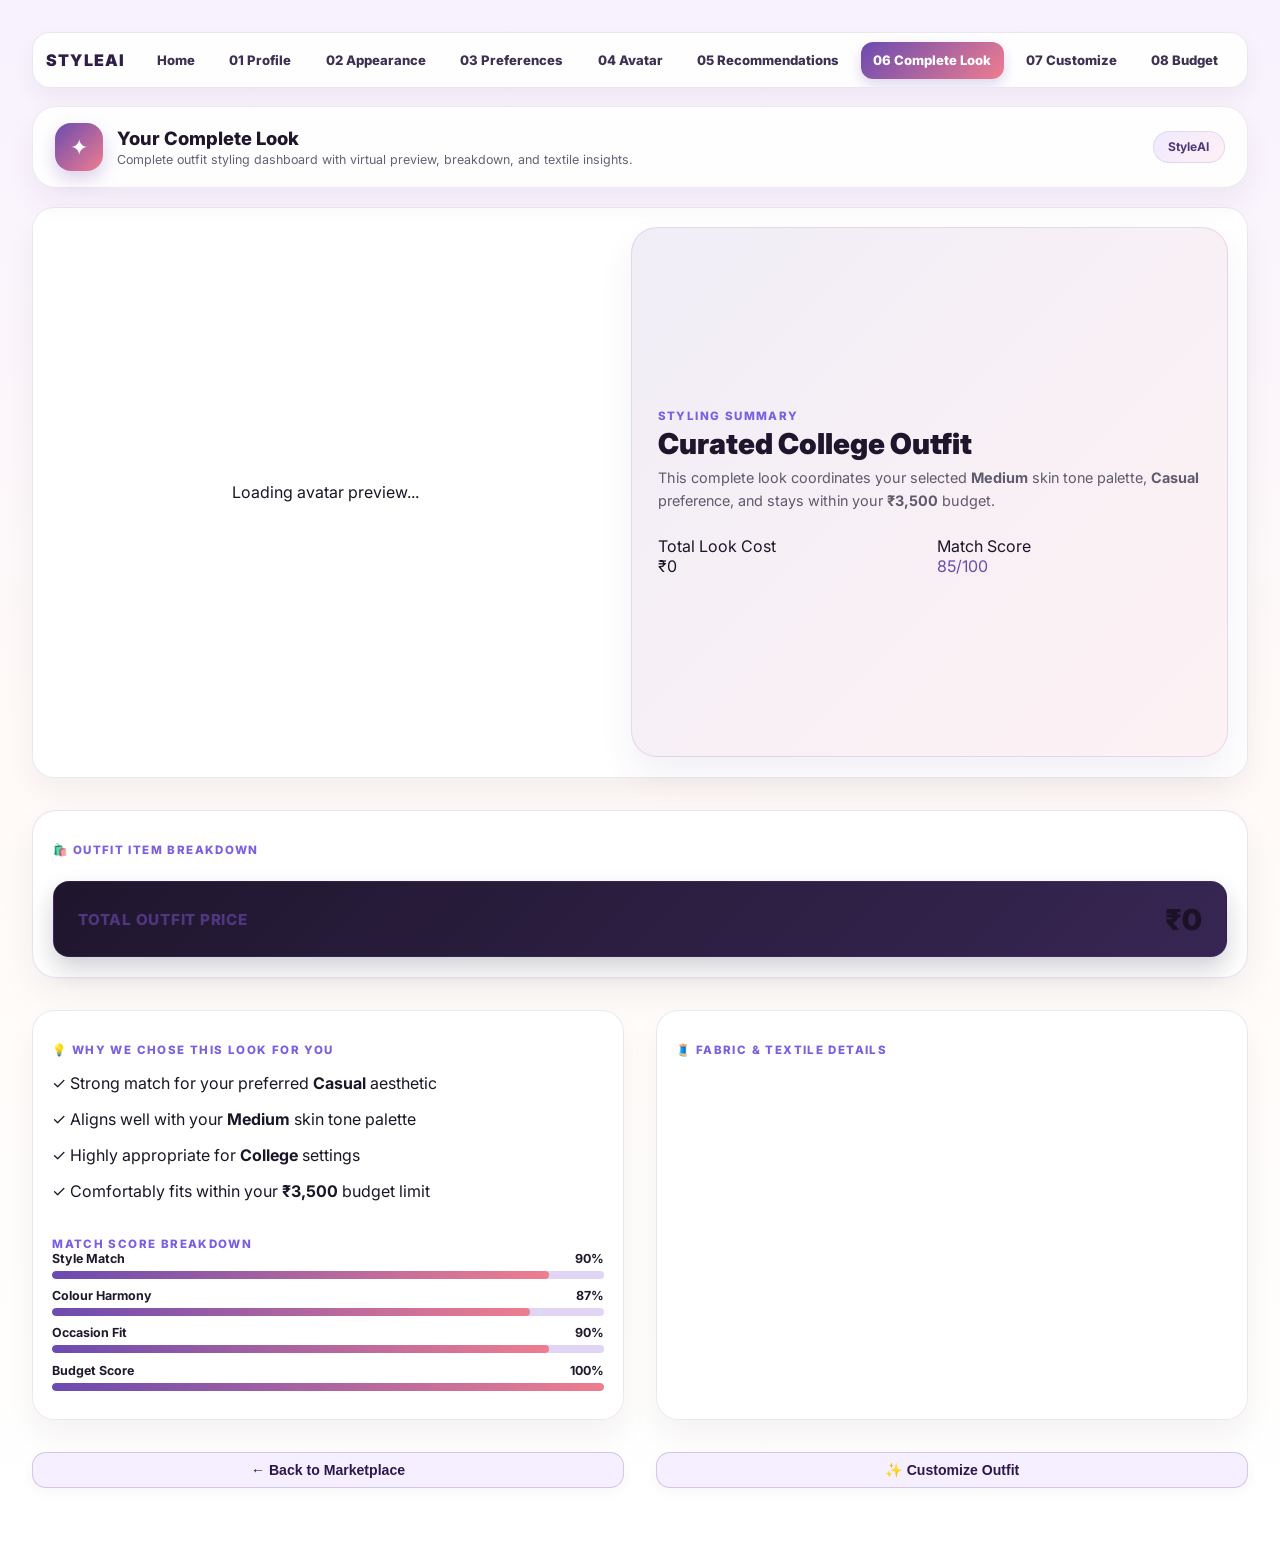
<file: frontend/pages/outfit-details.html>
<!DOCTYPE html>
<html lang="en">
<head>
    <meta charset="UTF-8">
    <meta name="viewport" content="width=device-width, initial-scale=1.0">
    <title>STYLEAI - Outfit Details</title>
    <link rel="stylesheet" href="../css/style.css">
    <style>
        .stApp { min-height: 100vh; }
        .main { padding: 1.5rem; max-width: 1400px; margin: 0 auto; }
        
        .stColumns { display: flex; gap: 2rem; margin-bottom: 2rem; }
        .stColumn { flex: 1; }
        
        .breakdown-row {
            display: flex; justify-content: space-between; align-items: center;
            background: #ffffff; border: 1px solid rgba(103, 80, 154, 0.12); border-radius: 16px;
            padding: 1rem 1.5rem; margin-bottom: 0.8rem; box-shadow: 0 4px 12px rgba(45, 30, 65, 0.04);
        }
        .item-left { display: flex; align-items: center; gap: 1.2rem; }
        .item-icon-box {
            width: 48px; height: 48px; border-radius: 12px; background: #f5efff;
            display: flex; align-items: center; justify-content: center; font-size: 1.5rem; color: #6b4bb0;
        }
        .item-title { font-weight: 800; font-size: 1.05rem; color: #1b1627; margin-bottom: 0.2rem; }
        .item-subtitle { font-size: 0.8rem; color: #625b6e; font-weight: 600; }
        .item-price { font-size: 1.2rem; font-weight: 900; color: #1f162d; }
        
        .outfit-total-row {
            display: flex; justify-content: space-between; align-items: center;
            background: linear-gradient(135deg, #1f162d, #372653); color: white; border-radius: 16px;
            padding: 1.2rem 1.5rem; margin-top: 1.5rem; box-shadow: 0 12px 24px rgba(31, 22, 45, 0.2);
        }
        .total-label { font-weight: 800; font-size: 0.95rem; letter-spacing: 0.05em; }
        .total-amount { font-size: 1.8rem; font-weight: 900; }
        
        .progress-bar { width: 100%; height: 8px; background: #e0d5f5; border-radius: 999px; overflow: hidden; margin-top: 0.3rem; }
        .progress-fill { display: block; height: 100%; background: linear-gradient(90deg, #6b4bb0, #ef7d8f); border-radius: 999px; }

        .btn-row { display: flex; gap: 0.5rem; margin-top: 0.5rem; }
        .stButton button { padding: 0.6rem 1rem; border-radius: 12px; font-weight: 700; cursor: pointer; width: 100%; font-size: 0.85rem;}
        .btn-primary { background: linear-gradient(135deg, #6a4bb0, #ef7d8f); color: white; border: none; }
        .btn-secondary { background: #f5efff; color: #2d174d; border: 1.5px solid rgba(107, 75, 176, 0.25); }
        .btn-outline { background: white; color: #2d174d; border: 1px solid #ddd; }
    </style>
</head>
<body class="stApp">
    <div class="main block-container">
        <div id="nav-container" 
             data-title="Your Complete Look" 
             data-subtitle="Complete outfit styling dashboard with virtual preview, breakdown, and textile insights." 
             data-badge="StyleAI" 
             data-active="06 Complete Look">
        </div>

        <div class="panel stColumns">
            <div class="stColumn" style="flex:1.1">
                <div id="avatar-preview" style="height: 530px; display: flex; align-items: center; justify-content: center;">
                    Loading avatar preview...
                </div>
            </div>
            
            <div class="stColumn" style="flex:1.2">
                <div class="hero-panel" style="height:100%; display:flex; flex-direction:column; justify-content:center;">
                    <div class="page-kicker">STYLING SUMMARY</div>
                    <div style="font-size: 1.8rem; font-weight: 900; color: #1f162d; margin-top: 0.2rem;" id="summary-title">Curated Outfit</div>
                    <div style="color: #5f5a6d; font-size: 0.9rem; margin-top: 0.4rem; line-height: 1.55;" id="summary-desc"></div>
                    
                    <div style="margin-top: 1.5rem; display:flex; gap:1rem; flex-wrap:wrap;">
                        <div class="stat-card" style="flex:1;">
                            <div class="stat-label">Total Look Cost</div>
                            <div class="stat-value" id="summary-cost">...</div>
                        </div>
                        <div class="stat-card" style="flex:1;">
                            <div class="stat-label">Match Score</div>
                            <div class="stat-value" style="color:#6b4bb0;" id="summary-score">...</div>
                        </div>
                    </div>
                </div>
            </div>
        </div>

        <div class="outfit-breakdown-card">
            <div class="page-kicker" style="margin-top:0.8rem; margin-bottom:0.4rem;">🛍️ Outfit Item Breakdown</div>
            
            <div id="items-list">
                <!-- Injected via JS -->
            </div>
            
            <div class="outfit-total-row">
                <div class="total-label">TOTAL OUTFIT PRICE</div>
                <div class="total-amount" id="total-amount">...</div>
            </div>
        </div>

        <div class="stColumns" style="margin-top:2rem;">
            <div class="stColumn panel">
                <div class="page-kicker" style="margin-top:0.8rem; margin-bottom:0.4rem;">💡 Why We Chose This Look For You</div>
                <div id="reasons-list">
                    <!-- Injected via JS -->
                </div>
                
                <br>
                <div class="page-kicker">MATCH SCORE BREAKDOWN</div>
                <div id="score-bars">
                    <!-- Injected via JS -->
                </div>
            </div>
            
            <div class="stColumn panel">
                <div class="page-kicker" style="margin-top:0.8rem; margin-bottom:0.4rem;">🧵 Fabric & Textile Details</div>
                <div id="fabric-notes">
                    <!-- Injected via JS -->
                </div>
            </div>
        </div>

        <div class="stColumns btn-controls" style="margin-top:2rem;">
            <div class="stColumn stButton">
                <button class="btn-secondary" onclick="window.location.href='recommendations.html'">← Back to Marketplace</button>
            </div>
            <div class="stColumn stButton">
                <button class="btn-primary" onclick="window.location.href='customize.html'">✨ Customize Outfit</button>
            </div>
        </div>
    </div>
    
    <script src="../js/app.js"></script>
    <script src="../js/outfit-details.js"></script>
</body>
</html>
</file>
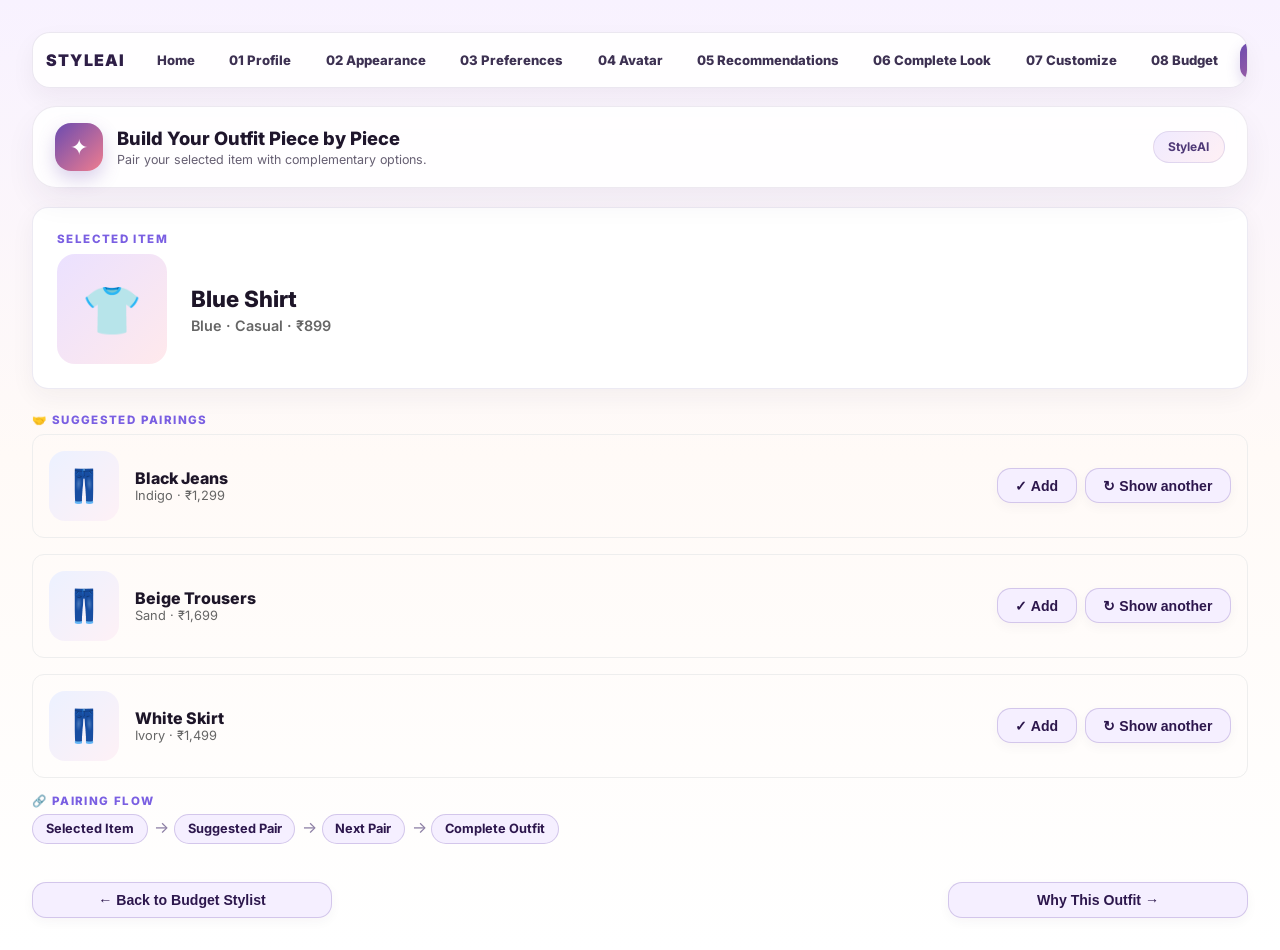
<file: frontend/pages/pairing.html>
<!DOCTYPE html>
<html lang="en">
<head>
    <meta charset="UTF-8">
    <meta name="viewport" content="width=device-width, initial-scale=1.0">
    <title>STYLEAI - Interactive Pairing</title>
    <link rel="stylesheet" href="../css/style.css">
    <style>
        .stApp { min-height: 100vh; }
        .main { padding: 1.5rem; max-width: 1400px; margin: 0 auto; }
        
        .panel-box {
            background: #ffffff; border: 1px solid rgba(103, 80, 154, 0.12); border-radius: 16px;
            padding: 1.5rem; margin-bottom: 1.5rem; box-shadow: 0 8px 24px rgba(45, 30, 65, 0.05);
        }
        
        .pairing-row {
            display: flex; align-items: center; justify-content: space-between;
            border: 1px solid #eee; border-radius: 12px; padding: 1rem; margin-bottom: 1rem;
        }

        .chip {
            display: inline-block; padding: 0.4rem 0.8rem; border-radius: 999px; font-size: 0.8rem; font-weight: 700;
            background: #f5efff; color: #2d174d; border: 1px solid rgba(107, 75, 176, 0.25);
        }

        .btn-controls { display: flex; justify-content: space-between; gap: 1rem; margin-top: 2rem; }
        .stButton button { padding: 0.8rem 1.2rem; width: 100%; border-radius: 14px; font-weight: 800; cursor: pointer; font-size:0.9rem;}
        .btn-primary { background: linear-gradient(135deg, #6a4bb0, #ef7d8f); color: white; border: none; }
        .btn-secondary { background: #f5efff; color: #2d174d; border: 1.5px solid rgba(107, 75, 176, 0.25); }
    </style>
</head>
<body class="stApp">
    <div class="main block-container">
        <div id="nav-container" 
             data-title="Build Your Outfit Piece by Piece" 
             data-subtitle="Pair your selected item with complementary options." 
             data-badge="StyleAI" 
             data-active="09 Pairing">
        </div>

        <div class="panel-box">
            <div class="page-kicker">Selected item</div>
            <div style="display:flex; align-items:center; gap:1.5rem; margin-top:0.5rem; flex-wrap:wrap;">
                <div style="width:110px; height:110px; border-radius:18px; background:linear-gradient(135deg, #ebe1ff, #ffe9ec); display:flex; align-items:center; justify-content:center; font-size:3rem;">👕</div>
                <div>
                    <div style="font-size:1.4rem; font-weight:800; color:#1d1528;">Blue Shirt</div>
                    <div style="color:#666; font-size:0.9rem; margin-top:0.3rem; font-weight:600;">Blue · Casual · ₹899</div>
                </div>
            </div>
        </div>

        <div class="page-kicker" style="margin-top:0.8rem; margin-bottom:0.4rem;">🤝 Suggested pairings</div>
        
        <div id="pairings-list">
            <!-- Injected via JS -->
        </div>

        <div class="page-kicker" style="margin-top:0.8rem; margin-bottom:0.4rem;">🔗 Pairing flow</div>
        
        <div id="pairing-flow" style="display:flex; flex-wrap:wrap; align-items:center;">
            <!-- Injected via JS -->
        </div>

        <div class="btn-controls">
            <div class="stButton" style="width: 300px;">
                <button class="btn-secondary" onclick="window.location.href='budget.html'">← Back to Budget Stylist</button>
            </div>
            <div class="stButton" style="width: 300px;">
                <button class="btn-primary" onclick="window.location.href='explanation.html'">Why This Outfit →</button>
            </div>
        </div>
    </div>
    
    <script src="../js/app.js"></script>
    <script src="../js/pairing.js"></script>
</body>
</html>
</file>
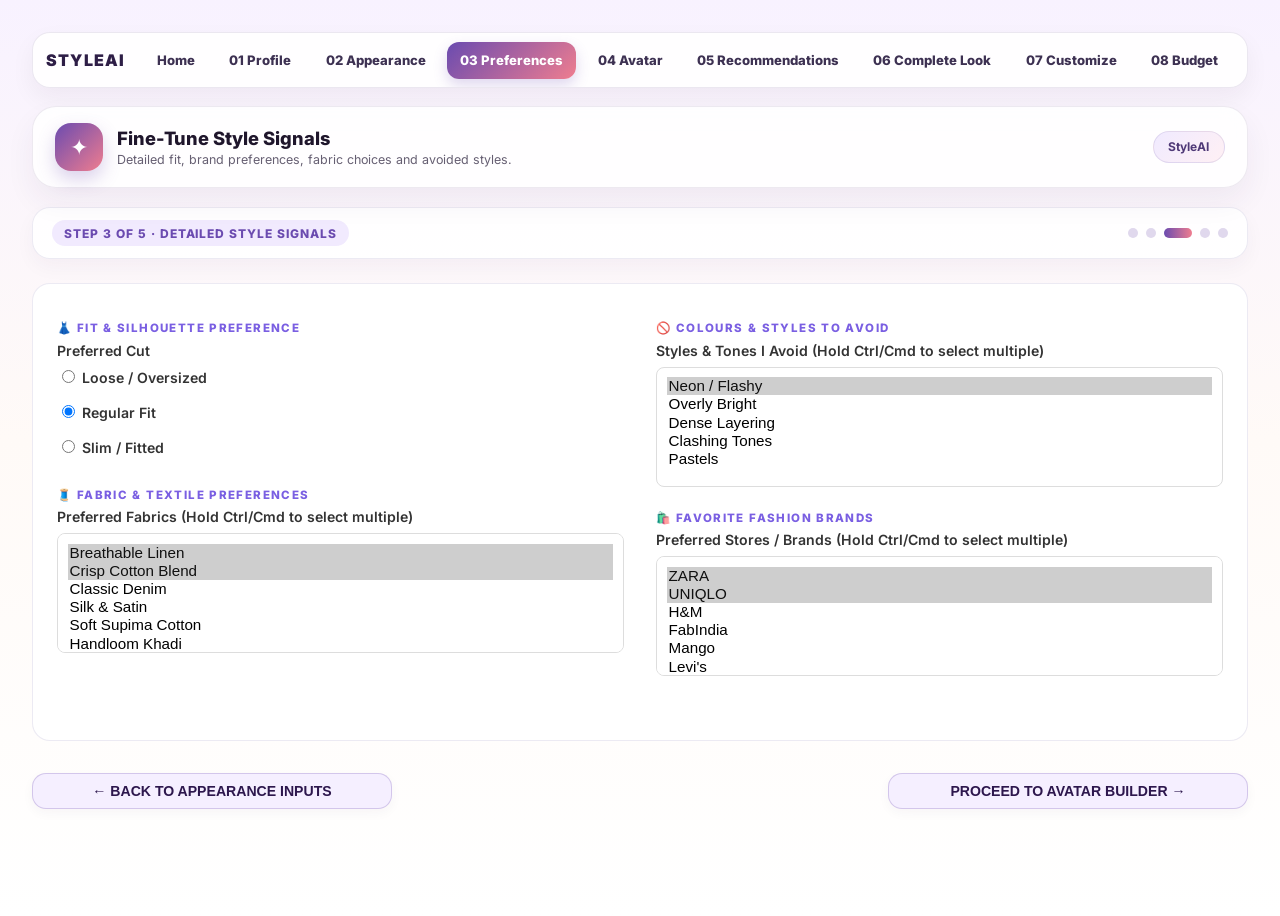
<file: frontend/pages/preferences.html>
<!DOCTYPE html>
<html lang="en">
<head>
    <meta charset="UTF-8">
    <meta name="viewport" content="width=device-width, initial-scale=1.0">
    <title>STYLEAI - Preferences</title>
    <link rel="stylesheet" href="../css/style.css">
    <style>
        .stApp { min-height: 100vh; }
        .main { padding: 1.5rem; max-width: 1400px; margin: 0 auto; }
        .stColumns { display: flex; gap: 2rem; margin-bottom: 1rem; }
        .stColumn { flex: 1; }
        
        .form-group { margin-bottom: 1.5rem; }
        .form-group label { display: block; font-size: 0.88rem; font-weight: 600; margin-bottom: 0.5rem; color: #333; }
        .form-group select { 
            width: 100%; 
            padding: 0.6rem; 
            border: 1px solid #ddd; 
            border-radius: 8px; 
            font-size: 0.95rem; 
            box-sizing: border-box;
            background-color: white;
        }
        
        /* Simulating multiselect with standard select multiple */
        select[multiple] { height: 120px; }

        /* Simulating radio buttons */
        .radio-group { display: flex; flex-direction: column; gap: 0.5rem; }
        .radio-label { display: flex; align-items: center; gap: 0.5rem; font-size: 0.95rem; cursor: pointer; }
        
        .btn-controls { display: flex; justify-content: space-between; gap: 2rem; margin-top: 2rem; }
        .stButton button { padding: 0.8rem 1.2rem; width: 100%; border-radius: 14px; font-weight: 800; cursor: pointer; }
        .btn-primary { background: linear-gradient(135deg, #6a4bb0, #ef7d8f); color: white; border: none; }
        .btn-secondary { background: #f5efff; color: #2d174d; border: 1.5px solid rgba(107, 75, 176, 0.25); }
    </style>
</head>
<body class="stApp">
    <div class="main block-container">
        <div id="nav-container" 
             data-title="Fine-Tune Style Signals" 
             data-subtitle="Detailed fit, brand preferences, fabric choices and avoided styles." 
             data-badge="StyleAI" 
             data-active="03 Preferences">
        </div>

        <div class="step-indicator-bar">
            <div class="step-badge">STEP 3 OF 5 · Detailed Style Signals</div>
            <div class="step-dots">
                <div class='dot'></div>
                <div class='dot'></div>
                <div class='dot active'></div>
                <div class='dot'></div>
                <div class='dot'></div>
            </div>
        </div>

        <div style="border: 1px solid rgba(103, 80, 154, 0.12); border-radius: 18px; padding: 1.5rem; background: white;">
            <div class="stColumns">
                <div class="stColumn">
                    <div class="page-kicker" style="margin-top:0.8rem; margin-bottom:0.4rem;">👗 Fit & Silhouette Preference</div>
                    
                    <div class="form-group">
                        <label>Preferred Cut</label>
                        <div class="radio-group" id="fit-group">
                            <label class="radio-label"><input type="radio" name="fit" value="Loose / Oversized"> Loose / Oversized</label>
                            <label class="radio-label"><input type="radio" name="fit" value="Regular Fit"> Regular Fit</label>
                            <label class="radio-label"><input type="radio" name="fit" value="Slim / Fitted"> Slim / Fitted</label>
                        </div>
                    </div>

                    <div class="page-kicker" style="margin-top:0.8rem; margin-bottom:0.4rem;">🧵 Fabric & Textile Preferences</div>
                    <div class="form-group">
                        <label>Preferred Fabrics (Hold Ctrl/Cmd to select multiple)</label>
                        <select id="fabrics" multiple>
                            <option value="Breathable Linen">Breathable Linen</option>
                            <option value="Crisp Cotton Blend">Crisp Cotton Blend</option>
                            <option value="Classic Denim">Classic Denim</option>
                            <option value="Silk & Satin">Silk & Satin</option>
                            <option value="Soft Supima Cotton">Soft Supima Cotton</option>
                            <option value="Handloom Khadi">Handloom Khadi</option>
                        </select>
                    </div>
                </div>

                <div class="stColumn">
                    <div class="page-kicker" style="margin-top:0.8rem; margin-bottom:0.4rem;">🚫 Colours & Styles to Avoid</div>
                    <div class="form-group">
                        <label>Styles & Tones I Avoid (Hold Ctrl/Cmd to select multiple)</label>
                        <select id="avoids" multiple>
                            <option value="Neon / Flashy">Neon / Flashy</option>
                            <option value="Overly Bright">Overly Bright</option>
                            <option value="Dense Layering">Dense Layering</option>
                            <option value="Clashing Tones">Clashing Tones</option>
                            <option value="Pastels">Pastels</option>
                        </select>
                    </div>

                    <div class="page-kicker" style="margin-top:0.8rem; margin-bottom:0.4rem;">🛍️ Favorite Fashion Brands</div>
                    <div class="form-group">
                        <label>Preferred Stores / Brands (Hold Ctrl/Cmd to select multiple)</label>
                        <select id="brands" multiple>
                            <option value="ZARA">ZARA</option>
                            <option value="UNIQLO">UNIQLO</option>
                            <option value="H&M">H&M</option>
                            <option value="FabIndia">FabIndia</option>
                            <option value="Mango">Mango</option>
                            <option value="Levi's">Levi's</option>
                            <option value="Adidas">Adidas</option>
                            <option value="Aldo">Aldo</option>
                            <option value="Myntra">Myntra</option>
                        </select>
                    </div>
                </div>
            </div>
        </div>

        <div class="btn-controls">
            <div class="stButton" style="flex:1;">
                <button class="btn-secondary" onclick="window.location.href='appearance.html'">← BACK TO APPEARANCE INPUTS</button>
            </div>
            <div style="flex:1.2;"></div>
            <div class="stButton" style="flex:1;">
                <button class="btn-primary" onclick="window.location.href='avatar.html'">PROCEED TO AVATAR BUILDER →</button>
            </div>
        </div>
    </div>
    
    <script src="../js/app.js"></script>
    <script src="../js/preferences.js"></script>
</body>
</html>
</file>
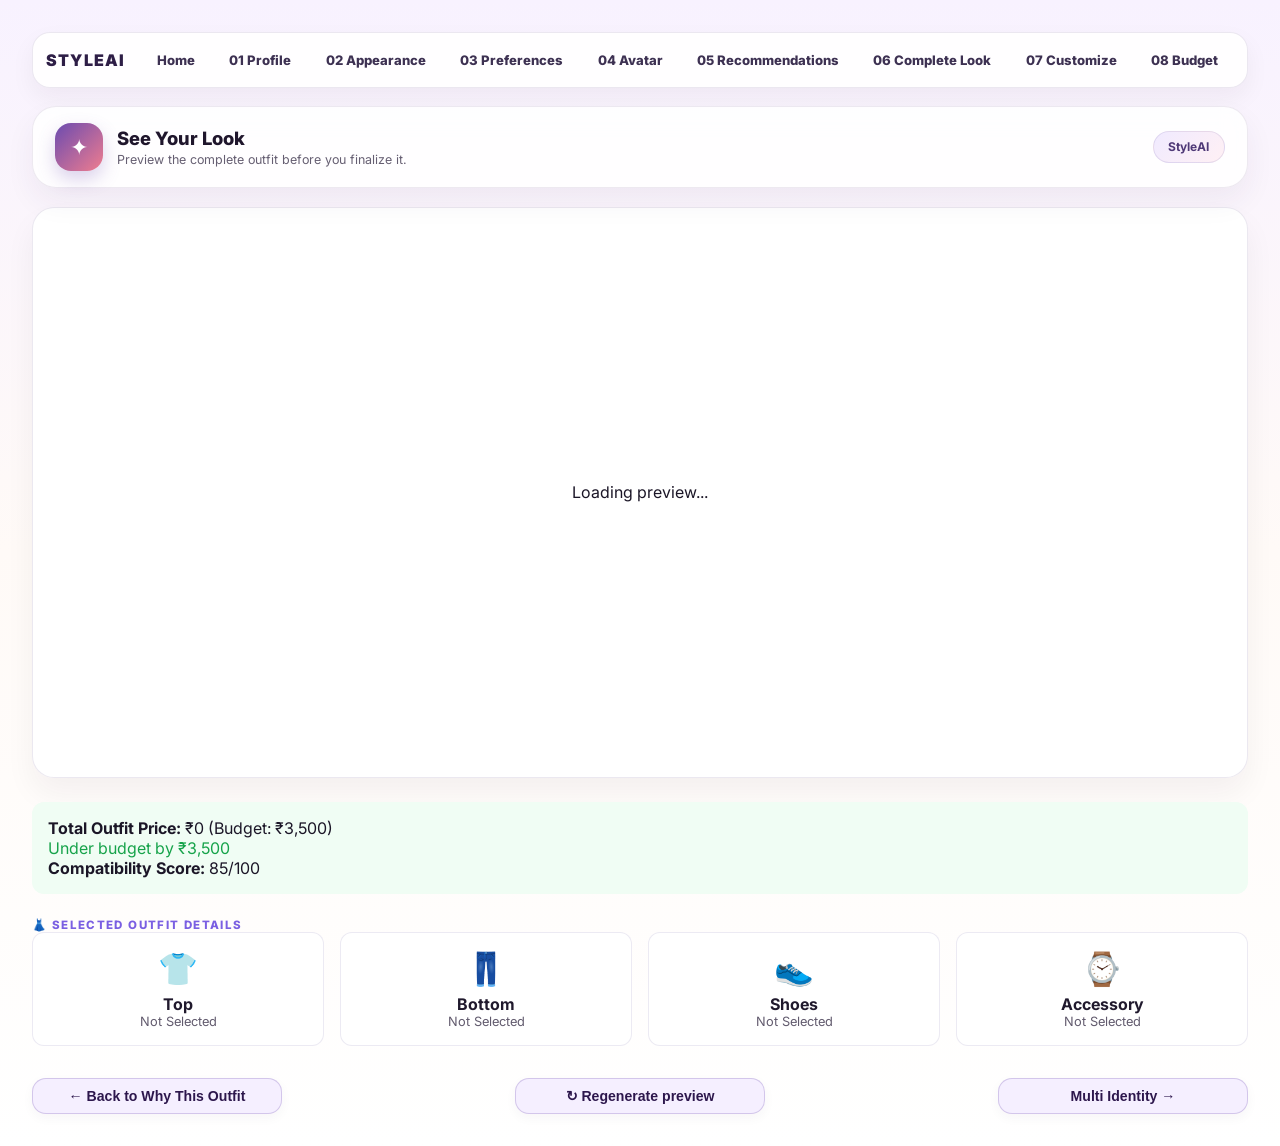
<file: frontend/pages/preview.html>
<!DOCTYPE html>
<html lang="en">
<head>
    <meta charset="UTF-8">
    <meta name="viewport" content="width=device-width, initial-scale=1.0">
    <title>STYLEAI - Virtual Styling Preview</title>
    <link rel="stylesheet" href="../css/style.css">
    <style>
        .stApp { min-height: 100vh; }
        .main { padding: 1.5rem; max-width: 1400px; margin: 0 auto; }
        
        .mini-card { background: #ffffff; border: 1px solid rgba(103, 80, 154, 0.12); border-radius: 12px; padding: 1rem; text-align: center; }
        .stColumns { display: flex; gap: 1rem; margin-bottom: 1.5rem; }
        .stColumn { flex: 1; }
        
        .btn-controls { display: flex; justify-content: space-between; gap: 1rem; margin-top: 2rem; }
        .stButton button { padding: 0.8rem 1.2rem; width: 100%; border-radius: 14px; font-weight: 800; cursor: pointer; font-size:0.9rem;}
        .btn-primary { background: linear-gradient(135deg, #6a4bb0, #ef7d8f); color: white; border: none; }
        .btn-secondary { background: #f5efff; color: #2d174d; border: 1.5px solid rgba(107, 75, 176, 0.25); }
    </style>
</head>
<body class="stApp">
    <div class="main block-container">
        <div id="nav-container" 
             data-title="See Your Look" 
             data-subtitle="Preview the complete outfit before you finalize it." 
             data-badge="StyleAI" 
             data-active="10 Preview">
        </div>

        <div class="panel">
            <div id="avatar-preview" style="height: 530px; display: flex; align-items: center; justify-content: center;">
                Loading preview...
            </div>
        </div>

        <div id="score-box" style="margin-top:1.5rem; margin-bottom:1.5rem;">
            <!-- Injected via JS -->
        </div>

        <div class="page-kicker">👗 Selected outfit details</div>
        <div class="stColumns" id="details-grid">
            <!-- Injected via JS -->
        </div>

        <div class="btn-controls">
            <div class="stButton" style="width:250px;">
                <button class="btn-secondary" onclick="window.location.href='explanation.html'">← Back to Why This Outfit</button>
            </div>
            <div class="stButton" style="width:250px;">
                <button class="btn-secondary" onclick="location.reload()">↻ Regenerate preview</button>
            </div>
            <div class="stButton" style="width:250px;">
                <button class="btn-primary" onclick="window.location.href='identity.html'">Multi Identity →</button>
            </div>
        </div>
    </div>
    <script src="../js/app.js"></script>
    <script src="../js/preview.js"></script>
</body>
</html>
</file>
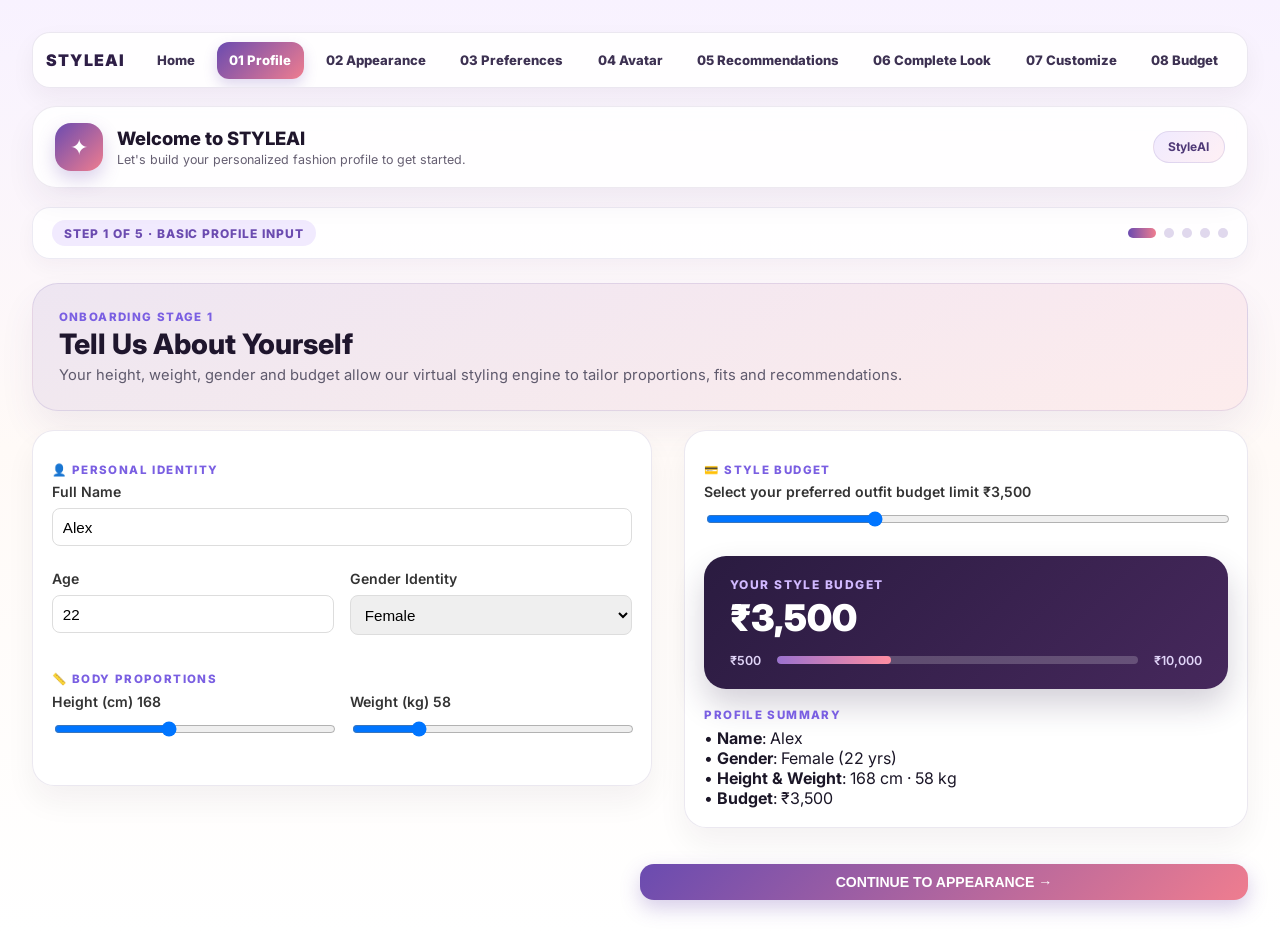
<file: frontend/pages/profile.html>
<!DOCTYPE html>
<html lang="en">
<head>
    <meta charset="UTF-8">
    <meta name="viewport" content="width=device-width, initial-scale=1.0">
    <title>STYLEAI - Profile</title>
    <link rel="stylesheet" href="../css/style.css">
    <style>
        .stApp { min-height: 100vh; }
        .main { padding: 1.5rem; max-width: 1400px; margin: 0 auto; }
        .stColumns { display: flex; gap: 2rem; margin-bottom: 1rem; }
        .stColumn { flex: 1; }
        .stColumn:first-child { flex: 1.1; }
        
        .form-group { margin-bottom: 1.5rem; }
        .form-group label { display: block; font-size: 0.88rem; font-weight: 600; margin-bottom: 0.5rem; color: #333; }
        .form-group input, .form-group select { 
            width: 100%; 
            padding: 0.6rem; 
            border: 1px solid #ddd; 
            border-radius: 8px; 
            font-size: 0.95rem; 
            box-sizing: border-box;
        }
        .form-group input[type="range"] { padding: 0; }
        
        .stButton button { width: 100%; cursor: pointer; padding: 0.8rem; }
        
        .flex-row { display: flex; gap: 1rem; }
        .flex-row .form-group { flex: 1; }
    </style>
</head>
<body class="stApp">
    <div class="main block-container">
        <div id="nav-container" 
             data-title="Welcome to STYLEAI" 
             data-subtitle="Let's build your personalized fashion profile to get started." 
             data-badge="StyleAI" 
             data-active="01 Profile">
        </div>

        <div class="step-indicator-bar">
            <div class="step-badge">STEP 1 OF 5 · Basic Profile Input</div>
            <div class="step-dots">
                <div class='dot active'></div>
                <div class='dot'></div>
                <div class='dot'></div>
                <div class='dot'></div>
                <div class='dot'></div>
            </div>
        </div>

        <div class="hero-panel" style="margin-bottom: 1.2rem;">
            <div class="page-kicker">ONBOARDING STAGE 1</div>
            <div style="font-size: clamp(1.4rem, 2.2vw, 2.2rem); font-weight: 800; color: #1f162d; margin-top: 0.2rem;">
                Tell Us About Yourself
            </div>
            <div style="color: #5f5a6d; font-size: 0.92rem; margin-top: 0.3rem;">
                Your height, weight, gender and budget allow our virtual styling engine to tailor proportions, fits and recommendations.
            </div>
        </div>

        <div class="stColumns">
            <div class="stColumn">
                <div class='panel'>
                    <div class="page-kicker" style="margin-top:0.8rem; margin-bottom:0.4rem;">👤 Personal Identity</div>
                    
                    <div class="form-group">
                        <label>Full Name</label>
                        <input type="text" id="name" value="Alex">
                    </div>
                    
                    <div class="flex-row">
                        <div class="form-group">
                            <label>Age</label>
                            <input type="number" id="age" min="14" max="90" value="22">
                        </div>
                        <div class="form-group">
                            <label>Gender Identity</label>
                            <select id="gender">
                                <option value="Female">Female</option>
                                <option value="Male">Male</option>
                                <option value="Non-binary">Non-binary</option>
                            </select>
                        </div>
                    </div>

                    <div class="page-kicker" style="margin-top:0.8rem; margin-bottom:0.4rem;">📏 Body Proportions</div>
                    
                    <div class="flex-row">
                        <div class="form-group">
                            <label>Height (cm) <span id="height-val">168</span></label>
                            <input type="range" id="height" min="140" max="210" value="168">
                        </div>
                        <div class="form-group">
                            <label>Weight (kg) <span id="weight-val">58</span></label>
                            <input type="range" id="weight" min="35" max="140" value="58">
                        </div>
                    </div>
                </div>
            </div>
            
            <div class="stColumn">
                <div class='panel'>
                    <div class="page-kicker" style="margin-top:0.8rem; margin-bottom:0.4rem;">💳 Style Budget</div>
                    
                    <div class="form-group">
                        <label>Select your preferred outfit budget limit <span id="budget-val-label">₹3,500</span></label>
                        <input type="range" id="budget" min="500" max="10000" step="250" value="3500">
                    </div>

                    <div class="budget-display-card">
                        <div class="budget-label">YOUR STYLE BUDGET</div>
                        <div class="budget-value" id="budget-display-value">₹3,500</div>
                        <div class="budget-slider-visual">
                            <span>₹500</span>
                            <div class="budget-track">
                                <div class="budget-track-fill" id="budget-fill" style="width: 31%;"></div>
                            </div>
                            <span>₹10,000</span>
                        </div>
                    </div>
                    
                    <div class='mini-card'>
                        <div class='page-kicker' style='margin-bottom:0.4rem;'>Profile Summary</div>
                        <div id="profile-summary">
                            • <strong>Name</strong>: Alex<br>
                            • <strong>Gender</strong>: Female (22 yrs)<br>
                            • <strong>Height & Weight</strong>: 168 cm · 58 kg<br>
                            • <strong>Budget</strong>: ₹3,500
                        </div>
                    </div>
                </div>
            </div>
        </div>
        
        <br>
        
        <div style="display:flex; justify-content:flex-end;">
            <div class="stButton" style="width:50%;">
                <button kind="primary" onclick="saveAndContinue()">CONTINUE TO APPEARANCE →</button>
            </div>
        </div>

    </div>
    
    <script src="../js/app.js"></script>
    <script src="../js/profile.js"></script>
</body>
</html>
</file>
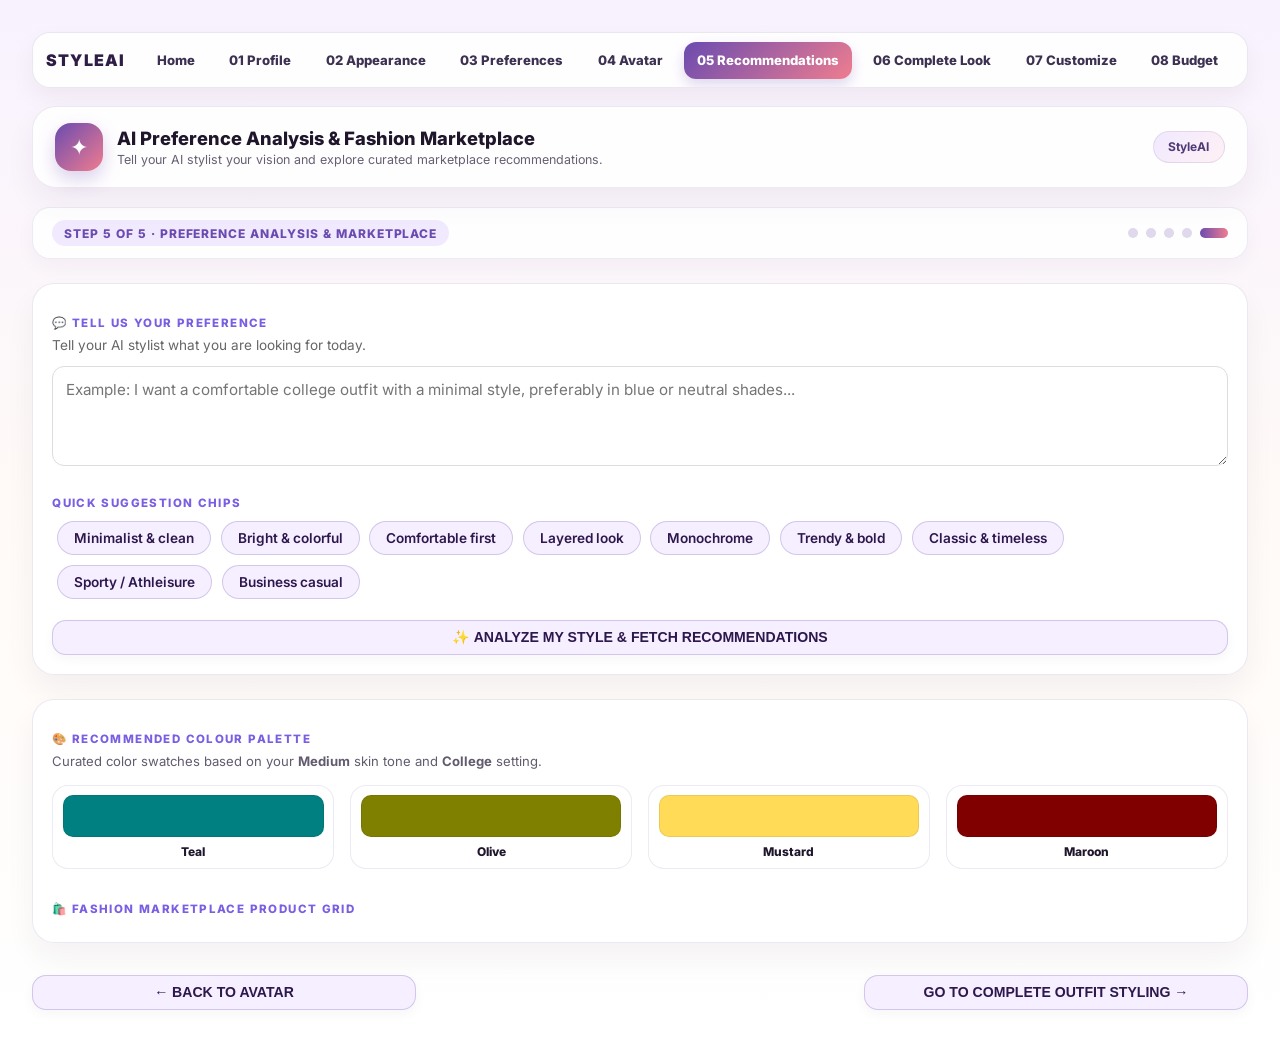
<file: frontend/pages/recommendations.html>
<!DOCTYPE html>
<html lang="en">
<head>
    <meta charset="UTF-8">
    <meta name="viewport" content="width=device-width, initial-scale=1.0">
    <title>STYLEAI - AI Recommendations</title>
    <link rel="stylesheet" href="../css/style.css">
    <style>
        .stApp { min-height: 100vh; }
        .main { padding: 1.5rem; max-width: 1400px; margin: 0 auto; }
        
        .chip {
            display: inline-block; padding: 0.5rem 1rem; border-radius: 999px; font-size: 0.85rem; font-weight: 600;
            background: #f5efff; color: #2d174d; border: 1px solid rgba(107, 75, 176, 0.25); cursor: pointer; margin: 0.3rem; transition: 0.2s;
        }
        .chip:hover { background: #e0d5f5; }
        
        textarea {
            width: 100%; height: 100px; padding: 0.8rem; border-radius: 12px; border: 1px solid #ddd;
            font-family: inherit; margin-bottom: 1rem; font-size: 0.95rem; resize: vertical; box-sizing: border-box;
        }

        .palette-grid { display: grid; grid-template-columns: repeat(4, 1fr); gap: 1rem; margin-top: 1rem; }
        .palette-swatch {
            text-align: center; background: #ffffff; border: 1px solid rgba(103,80,154,0.12); border-radius: 16px; padding: 0.6rem;
        }
        .color-box { width: 100%; height: 42px; border-radius: 10px; margin-bottom: 0.4rem; border: 1px solid rgba(0,0,0,0.08); }
        .color-name { font-weight: 800; font-size: 0.75rem; color: #1f162d; }

        .product-grid { display: grid; grid-template-columns: repeat(4, 1fr); gap: 1rem; margin-top: 1rem; }
        .product-card {
            background: white; border: 1px solid rgba(103, 80, 154, 0.12); border-radius: 20px; overflow: hidden; padding: 0.8rem;
            box-shadow: 0 4px 12px rgba(45, 30, 65, 0.04); height: 100%; display: flex; flex-direction: column;
        }
        .product-image-container { position: relative; border-radius: 12px; overflow: hidden; height: 280px; margin-bottom: 0.8rem; background: #f8f7f9; }
        .product-image-container img { width: 100%; height: 100%; object-fit: cover; }
        .platform-badge {
            position: absolute; top: 0.5rem; left: 0.5rem; background: rgba(255,255,255,0.9); backdrop-filter: blur(4px);
            padding: 0.25rem 0.6rem; border-radius: 8px; font-size: 0.65rem; font-weight: 800;
        }
        .product-name { font-weight: 800; font-size: 0.95rem; color: #1b1627; margin-bottom: 0.2rem; display: -webkit-box; -webkit-line-clamp: 2; -webkit-box-orient: vertical; overflow: hidden; }
        .product-meta { font-size: 0.75rem; color: #625b6e; margin-bottom: 0.5rem; }
        .product-price-row { display: flex; justify-content: space-between; align-items: baseline; margin-top: auto; }
        .product-price { font-size: 1.15rem; font-weight: 900; color: #1f162d; }

        .outfit-block { margin-top: 2rem; border-top: 1px dashed #ddd; padding-top: 1.5rem; }
        .outfit-header { display: flex; justify-content: space-between; align-items: center; margin-bottom: 1rem; }

        .btn-controls { display: flex; justify-content: space-between; gap: 2rem; margin-top: 2rem; }
        .stButton button { padding: 0.8rem 1.2rem; width: 100%; border-radius: 14px; font-weight: 800; cursor: pointer; }
        .btn-primary { background: linear-gradient(135deg, #6a4bb0, #ef7d8f); color: white; border: none; }
        .btn-secondary { background: #f5efff; color: #2d174d; border: 1.5px solid rgba(107, 75, 176, 0.25); }
    </style>
</head>
<body class="stApp">
    <div class="main block-container">
        <div id="nav-container" 
             data-title="AI Preference Analysis & Fashion Marketplace" 
             data-subtitle="Tell your AI stylist your vision and explore curated marketplace recommendations." 
             data-badge="StyleAI" 
             data-active="05 Recommendations">
        </div>

        <div class="step-indicator-bar">
            <div class="step-badge">STEP 5 OF 5 · Preference Analysis & Marketplace</div>
            <div class="step-dots">
                <div class='dot'></div>
                <div class='dot'></div>
                <div class='dot'></div>
                <div class='dot'></div>
                <div class='dot active'></div>
            </div>
        </div>

        <div class="panel" style="margin-bottom:1.5rem;">
            <div class="page-kicker" style="margin-top:0.8rem; margin-bottom:0.4rem;">💬 Tell Us Your Preference</div>
            <p style="font-size:0.85rem; color:#666; margin-top:0;">Tell your AI stylist what you are looking for today.</p>
            
            <textarea id="prompt-area" placeholder="Example: I want a comfortable college outfit with a minimal style, preferably in blue or neutral shades..."></textarea>
            
            <div class="page-kicker" style="margin-top:0.6rem; margin-bottom:0.4rem;">QUICK SUGGESTION CHIPS</div>
            <div id="chips-container">
                <!-- Injected via JS -->
            </div>
            
            <div class="stButton" style="margin-top: 1rem;">
                <button class="btn-primary" onclick="analyzeStyle()">✨ ANALYZE MY STYLE & FETCH RECOMMENDATIONS</button>
            </div>

            <div id="style-profile-result" style="display:none; background: linear-gradient(135deg, rgba(107,75,176,0.08), rgba(239,125,143,0.08)); border: 1px solid rgba(107,75,176,0.18); border-radius: 18px; padding: 1rem; margin-top: 1.5rem;">
                <div class="page-kicker">YOUR GENERATED STYLE PROFILE</div>
                <div id="style-profile-title" style="font-size: 1.15rem; font-weight: 800; color: #1f162d; margin-top: 0.2rem;"></div>
                <div style="font-size: 0.82rem; color: #5f5a6d; margin-top: 0.3rem;">
                    <strong>Styling Direction:</strong> Clean, practical and modern. Prioritizing breathable textiles and harmonized color palettes.
                </div>
            </div>
        </div>

        <div class="panel">
            <div class="page-kicker" style="margin-top:0.8rem; margin-bottom:0.4rem;">🎨 Recommended Colour Palette</div>
            <div id="palette-subtitle" style="font-size:0.82rem; color:#625b6e; margin-bottom:0.8rem;"></div>
            
            <div class="palette-grid" id="palette-grid">
                <!-- Injected via JS -->
            </div>
            
            <br>
            <div class="page-kicker" style="margin-top:0.8rem; margin-bottom:0.4rem;">🛍️ Fashion Marketplace Product Grid</div>
            
            <div id="loading-indicator" style="display:none; text-align:center; padding: 2rem;">
                <h3>Loading AI Recommendations...</h3>
            </div>
            
            <div id="outfits-container">
                <!-- Outfits injected here -->
            </div>
        </div>

        <div class="btn-controls">
            <div class="stButton" style="flex:1;">
                <button class="btn-secondary" onclick="window.location.href='avatar.html'">← BACK TO AVATAR</button>
            </div>
            <div style="flex:1;"></div>
            <div class="stButton" style="flex:1;">
                <!-- Next page not yet implemented in frontend -->
                <button class="btn-primary" onclick="alert('Proceed to Outfit Details (not yet implemented)')">GO TO COMPLETE OUTFIT STYLING →</button>
            </div>
        </div>
    </div>
    
    <script src="../js/app.js"></script>
    <script src="../js/recommendations.js"></script>
</body>
</html>
</file>
<file: frontend/css/style.css>
@import url('https://fonts.googleapis.com/css2?family=Inter:wght@400;500;600;700;800;900&display=swap');

    * {
        box-sizing: border-box;
    }

    html, body, [class*="css"] {
        font-family: 'Inter', -apple-system, BlinkMacSystemFont, sans-serif;
    }

    .stApp {
        background: linear-gradient(180deg, #f8f2ff 0%, #fffaf7 48%, #ffffff 100%);
        color: #1b1627;
    }

    .main .block-container {
        padding-top: 1.5rem;
        padding-bottom: 4rem;
        max-width: 1400px;
    }

    /* ==========================================================================
       GLOBAL BUTTON FIXES (ISSUE 1 RESOLUTION)
       Ensures ALL Streamlit buttons have fully visible text in normal, hover,
       active, focus, and disabled states.
       ========================================================================== */
    
    /* Default / Secondary Streamlit Buttons */
    div.stButton > button,
    button[kind="secondary"],
    .stButton > button {
        background: #f5efff !important;
        background-color: #f5efff !important;
        color: #2d174d !important;
        border: 1.5px solid rgba(107, 75, 176, 0.25) !important;
        border-radius: 14px !important;
        font-weight: 800 !important;
        font-size: 0.88rem !important;
        padding: 0.55rem 1.1rem !important;
        box-shadow: 0 4px 12px rgba(45, 30, 65, 0.04) !important;
        transition: all 0.2s ease !important;
        opacity: 1 !important;
        text-shadow: none !important;
    }

    div.stButton > button p,
    div.stButton > button span,
    button[kind="secondary"] p,
    button[kind="secondary"] span {
        color: #2d174d !important;
        -webkit-text-fill-color: #2d174d !important;
        opacity: 1 !important;
        font-weight: 800 !important;
    }

    div.stButton > button:hover,
    button[kind="secondary"]:hover {
        background: #ebe2fc !important;
        background-color: #ebe2fc !important;
        color: #1f0f38 !important;
        border-color: #6b4bb0 !important;
        transform: translateY(-1px) !important;
        box-shadow: 0 6px 16px rgba(107, 75, 176, 0.18) !important;
    }

    div.stButton > button:hover p,
    div.stButton > button:hover span {
        color: #1f0f38 !important;
        -webkit-text-fill-color: #1f0f38 !important;
    }

    div.stButton > button:focus,
    div.stButton > button:active {
        background: #e4d6f9 !important;
        background-color: #e4d6f9 !important;
        color: #1f0f38 !important;
        border-color: #6b4bb0 !important;
        box-shadow: 0 0 0 3px rgba(107, 75, 176, 0.25) !important;
    }

    div.stButton > button:focus p,
    div.stButton > button:focus span,
    div.stButton > button:active p,
    div.stButton > button:active span {
        color: #1f0f38 !important;
        -webkit-text-fill-color: #1f0f38 !important;
    }

    /* Primary Streamlit Buttons */
    div.stButton > button[kind="primary"],
    button[kind="primary"] {
        background: linear-gradient(135deg, #6a4bb0, #ef7d8f) !important;
        background-color: #6a4bb0 !important;
        color: #ffffff !important;
        border: none !important;
        border-radius: 14px !important;
        font-weight: 800 !important;
        font-size: 0.88rem !important;
        padding: 0.6rem 1.2rem !important;
        box-shadow: 0 8px 20px rgba(106, 75, 176, 0.28) !important;
        opacity: 1 !important;
    }

    div.stButton > button[kind="primary"] p,
    div.stButton > button[kind="primary"] span,
    button[kind="primary"] p,
    button[kind="primary"] span {
        color: #ffffff !important;
        -webkit-text-fill-color: #ffffff !important;
        opacity: 1 !important;
        font-weight: 800 !important;
    }

    div.stButton > button[kind="primary"]:hover,
    button[kind="primary"]:hover {
        background: linear-gradient(135deg, #5b3fa1, #e06c7e) !important;
        color: #ffffff !important;
        transform: translateY(-1px) !important;
        box-shadow: 0 12px 26px rgba(106, 75, 176, 0.38) !important;
    }

    div.stButton > button[kind="primary"]:hover p,
    div.stButton > button[kind="primary"]:hover span {
        color: #ffffff !important;
        -webkit-text-fill-color: #ffffff !important;
    }

    /* Top Brand Nav Header */
    .brand-shell {
        background: rgba(255, 255, 255, 0.85);
        backdrop-filter: blur(12px);
        border: 1px solid rgba(76, 51, 112, 0.10);
        border-radius: 24px;
        padding: 1rem 1.4rem;
        box-shadow: 0 14px 30px rgba(55, 38, 83, 0.06);
        margin-bottom: 1.2rem;
    }

    .brand-row {
        display: flex;
        align-items: center;
        justify-content: space-between;
        gap: 1rem;
    }

    .brand-left {
        display: flex;
        align-items: center;
        gap: 0.85rem;
    }

    .brand-mark {
        width: 48px;
        height: 48px;
        border-radius: 16px;
        background: linear-gradient(135deg, #6b4bb0, #ef7d8f);
        display: flex;
        justify-content: center;
        align-items: center;
        color: white;
        font-size: 1.4rem;
        box-shadow: 0 8px 18px rgba(108, 75, 176, 0.25);
    }

    .brand-title {
        font-size: 1.15rem;
        font-weight: 800;
        line-height: 1.2;
        margin: 0;
        color: #1f162c;
    }

    .brand-sub {
        font-size: 0.78rem;
        color: #665f72;
        margin: 0.15rem 0 0;
    }

    .nav-pill {
        background: linear-gradient(135deg, #f0eaff, #fff0f4);
        color: #4f3977;
        border: 1px solid rgba(103, 80, 154, 0.14);
        padding: 0.45rem 0.9rem;
        border-radius: 999px;
        font-size: 0.75rem;
        font-weight: 700;
    }

    /* Onboarding Step Indicator */
    .step-indicator-bar {
        display: flex;
        align-items: center;
        justify-content: space-between;
        background: rgba(255, 255, 255, 0.9);
        border: 1px solid rgba(103, 80, 154, 0.12);
        border-radius: 18px;
        padding: 0.75rem 1.2rem;
        margin-bottom: 1.5rem;
        box-shadow: 0 8px 20px rgba(45, 30, 65, 0.04);
    }

    .step-badge {
        font-size: 0.75rem;
        font-weight: 800;
        letter-spacing: 0.08em;
        text-transform: uppercase;
        color: #6b4bb0;
        background: #f1eafe;
        padding: 0.35rem 0.75rem;
        border-radius: 999px;
    }

    .step-dots {
        display: flex;
        align-items: center;
        gap: 0.5rem;
        font-weight: 700;
        color: #6c5f82;
        font-size: 0.85rem;
    }

    .dot {
        width: 10px;
        height: 10px;
        border-radius: 50%;
        background: #e0d8ed;
        transition: all 0.3s ease;
    }

    .dot.active {
        width: 28px;
        border-radius: 999px;
        background: linear-gradient(90deg, #6b4bb0, #ef7d8f);
    }

    /* Budget Card Display */
    .budget-display-card {
        background: linear-gradient(135deg, #2a1b40 0%, #46285c 100%);
        color: white;
        border-radius: 22px;
        padding: 1.3rem 1.6rem;
        margin-bottom: 1.2rem;
        box-shadow: 0 16px 32px rgba(42, 27, 64, 0.2);
    }

    .budget-label {
        font-size: 0.75rem;
        font-weight: 800;
        letter-spacing: 0.12em;
        text-transform: uppercase;
        color: #d1b9ff;
    }

    .budget-value {
        font-size: 2.3rem;
        font-weight: 900;
        color: #ffffff;
        margin: 0.2rem 0 0.8rem;
    }

    .budget-slider-visual {
        display: flex;
        align-items: center;
        justify-content: space-between;
        font-size: 0.78rem;
        color: #e0d4f7;
        font-weight: 600;
    }

    .budget-track {
        flex: 1;
        height: 8px;
        background: rgba(255, 255, 255, 0.2);
        border-radius: 999px;
        margin: 0 1rem;
        position: relative;
        overflow: hidden;
    }

    .budget-track-fill {
        height: 100%;
        background: linear-gradient(90deg, #9b72cf, #ff8da1);
        border-radius: 999px;
    }

    /* Selection Cards & Chips */
    .selection-grid {
        display: grid;
        grid-template-columns: repeat(auto-fit, minmax(140px, 1fr));
        gap: 0.8rem;
        margin: 1rem 0;
    }

    .select-card {
        background: #ffffff;
        border: 2px solid rgba(103, 80, 154, 0.12);
        border-radius: 18px;
        padding: 0.9rem;
        text-align: center;
        box-shadow: 0 6px 16px rgba(40, 25, 60, 0.03);
    }

    .select-card.active {
        border-color: #6b4bb0;
        background: linear-gradient(180deg, #f4edff 0%, #ffffff 100%);
        box-shadow: 0 10px 24px rgba(107, 75, 176, 0.18);
    }

    .select-card .card-icon {
        font-size: 1.8rem;
        margin-bottom: 0.4rem;
    }

    .select-card .card-title {
        font-weight: 800;
        font-size: 0.88rem;
        color: #1f162d;
    }

    /* Product Marketplace Cards */
    .product-grid {
        display: grid;
        grid-template-columns: repeat(auto-fill, minmax(220px, 1fr));
        gap: 1.1rem;
        margin-top: 1rem;
    }

    .product-card {
        background: #ffffff;
        border: 1px solid rgba(89, 65, 128, 0.12);
        border-radius: 20px;
        overflow: hidden;
        box-shadow: 0 12px 26px rgba(38, 26, 49, 0.05);
        display: flex;
        flex-direction: column;
        transition: transform 0.25s ease, box-shadow 0.25s ease;
    }

    .product-card:hover {
        transform: translateY(-4px);
        box-shadow: 0 18px 36px rgba(38, 26, 49, 0.10);
    }

    .product-image-container {
        height: 180px;
        background: #f4eeff;
        position: relative;
        display: flex;
        align-items: center;
        justify-content: center;
        overflow: hidden;
    }

    .product-image-container img {
        width: 100%;
        height: 100%;
        object-fit: cover;
    }

    .fabric-badge {
        position: absolute;
        top: 10px;
        left: 10px;
        background: rgba(255, 255, 255, 0.92);
        backdrop-filter: blur(4px);
        color: #4b3475;
        border-radius: 999px;
        padding: 0.25rem 0.6rem;
        font-size: 0.68rem;
        font-weight: 800;
        border: 1px solid rgba(75, 52, 117, 0.12);
    }

    .platform-badge {
        position: absolute;
        bottom: 10px;
        right: 10px;
        background: rgba(31, 22, 44, 0.82);
        color: #ffffff;
        border-radius: 8px;
        padding: 0.2rem 0.5rem;
        font-size: 0.66rem;
        font-weight: 700;
    }

    .product-info {
        padding: 1rem;
        display: flex;
        flex-direction: column;
        flex: 1;
    }

    .product-name {
        font-weight: 800;
        font-size: 0.9rem;
        color: #1f162d;
        line-height: 1.3;
        margin-bottom: 0.3rem;
    }

    .product-meta {
        font-size: 0.74rem;
        color: #665f73;
        margin-bottom: 0.5rem;
    }

    .product-price-row {
        display: flex;
        align-items: center;
        justify-content: space-between;
        margin-top: auto;
        padding-top: 0.5rem;
    }

    .product-price {
        font-size: 1.15rem;
        font-weight: 900;
        color: #1f162d;
    }

    .rating-star {
        color: #f59e0b;
        font-size: 0.78rem;
        font-weight: 700;
    }

    /* Swiggy-Style Complete Outfit Breakdown Card */
    .outfit-breakdown-card {
        background: #ffffff;
        border: 1px solid rgba(89, 65, 128, 0.14);
        border-radius: 24px;
        padding: 1.25rem;
        box-shadow: 0 16px 36px rgba(38, 26, 49, 0.06);
        margin: 1.2rem 0;
    }

    .breakdown-row {
        display: flex;
        align-items: center;
        justify-content: space-between;
        padding: 0.85rem 0;
        border-bottom: 1px dashed rgba(103, 80, 154, 0.15);
    }

    .breakdown-row:last-child {
        border-bottom: none;
    }

    .item-left {
        display: flex;
        align-items: center;
        gap: 0.8rem;
    }

    .item-icon-box {
        width: 44px;
        height: 44px;
        border-radius: 14px;
        background: #f4eeff;
        display: flex;
        align-items: center;
        justify-content: center;
        font-size: 1.4rem;
        color: #5d4295;
    }

    .item-title {
        font-weight: 800;
        font-size: 0.88rem;
        color: #1f162d;
    }

    .item-subtitle {
        font-size: 0.74rem;
        color: #686175;
    }

    .item-right {
        display: flex;
        align-items: center;
        gap: 0.9rem;
    }

    .item-price {
        font-weight: 800;
        font-size: 0.95rem;
        color: #1f162d;
    }

    .outfit-total-row {
        display: flex;
        align-items: center;
        justify-content: space-between;
        background: linear-gradient(135deg, #f4ebff, #fff0f4);
        border: 1px solid rgba(107, 75, 176, 0.18);
        border-radius: 18px;
        padding: 1rem 1.2rem;
        margin-top: 1rem;
    }

    .total-label {
        font-size: 0.85rem;
        font-weight: 800;
        text-transform: uppercase;
        letter-spacing: 0.08em;
        color: #4f367e;
    }

    .total-amount {
        font-size: 1.6rem;
        font-weight: 900;
        color: #1b1227;
    }

    /* General Panel Styling */
    .panel, .card {
        background: rgba(255,255,255,0.92);
        border: 1px solid rgba(89, 65, 128, 0.12);
        border-radius: 22px;
        box-shadow: 0 16px 30px rgba(38, 26, 49, 0.05);
        padding: 1.2rem;
    }

    .hero-panel {
        padding: 1.6rem;
        border-radius: 26px;
        background: linear-gradient(135deg, rgba(112, 83, 173, 0.10), rgba(239, 125, 143, 0.10));
        border: 1px solid rgba(109, 82, 165, 0.15);
        box-shadow: 0 18px 34px rgba(92, 69, 128, 0.08);
    }

    .page-kicker {
        color: #7a5fe2;
        text-transform: uppercase;
        letter-spacing: 0.12em;
        font-size: 0.72rem;
        font-weight: 800;
    }

    [data-testid="stSidebar"] {
        display: none !important;
    }

    .top-nav {
        display: flex;
        align-items: center;
        gap: 0.55rem;
        padding: 0.55rem 0.8rem;
        margin-bottom: 1.1rem;
        background: rgba(255,255,255,0.88);
        backdrop-filter: blur(10px);
        border: 1px solid rgba(89,65,128,0.12);
        border-radius: 18px;
        box-shadow: 0 10px 24px rgba(38,26,49,0.05);
        overflow-x: auto;
    }

    .top-nav-brand {
        color: #2e1e46;
        font-weight: 900;
        letter-spacing: 0.08em;
        margin-right: 0.6rem;
        white-space: nowrap;
    }

    .top-link {
        display: inline-flex;
        align-items: center;
        justify-content: center;
        min-height: 2.3rem;
        padding: 0.45rem 0.8rem;
        border-radius: 12px;
        color: #3d3152 !important;
        font-size: 0.82rem;
        font-weight: 800;
        text-decoration: none !important;
        white-space: nowrap;
    }

    .top-link.active {
        background: linear-gradient(135deg, #6a4bb0, #ef7d8f);
        color: #ffffff !important;
        box-shadow: 0 6px 14px rgba(106, 75, 176, 0.22);
    }
</file>
